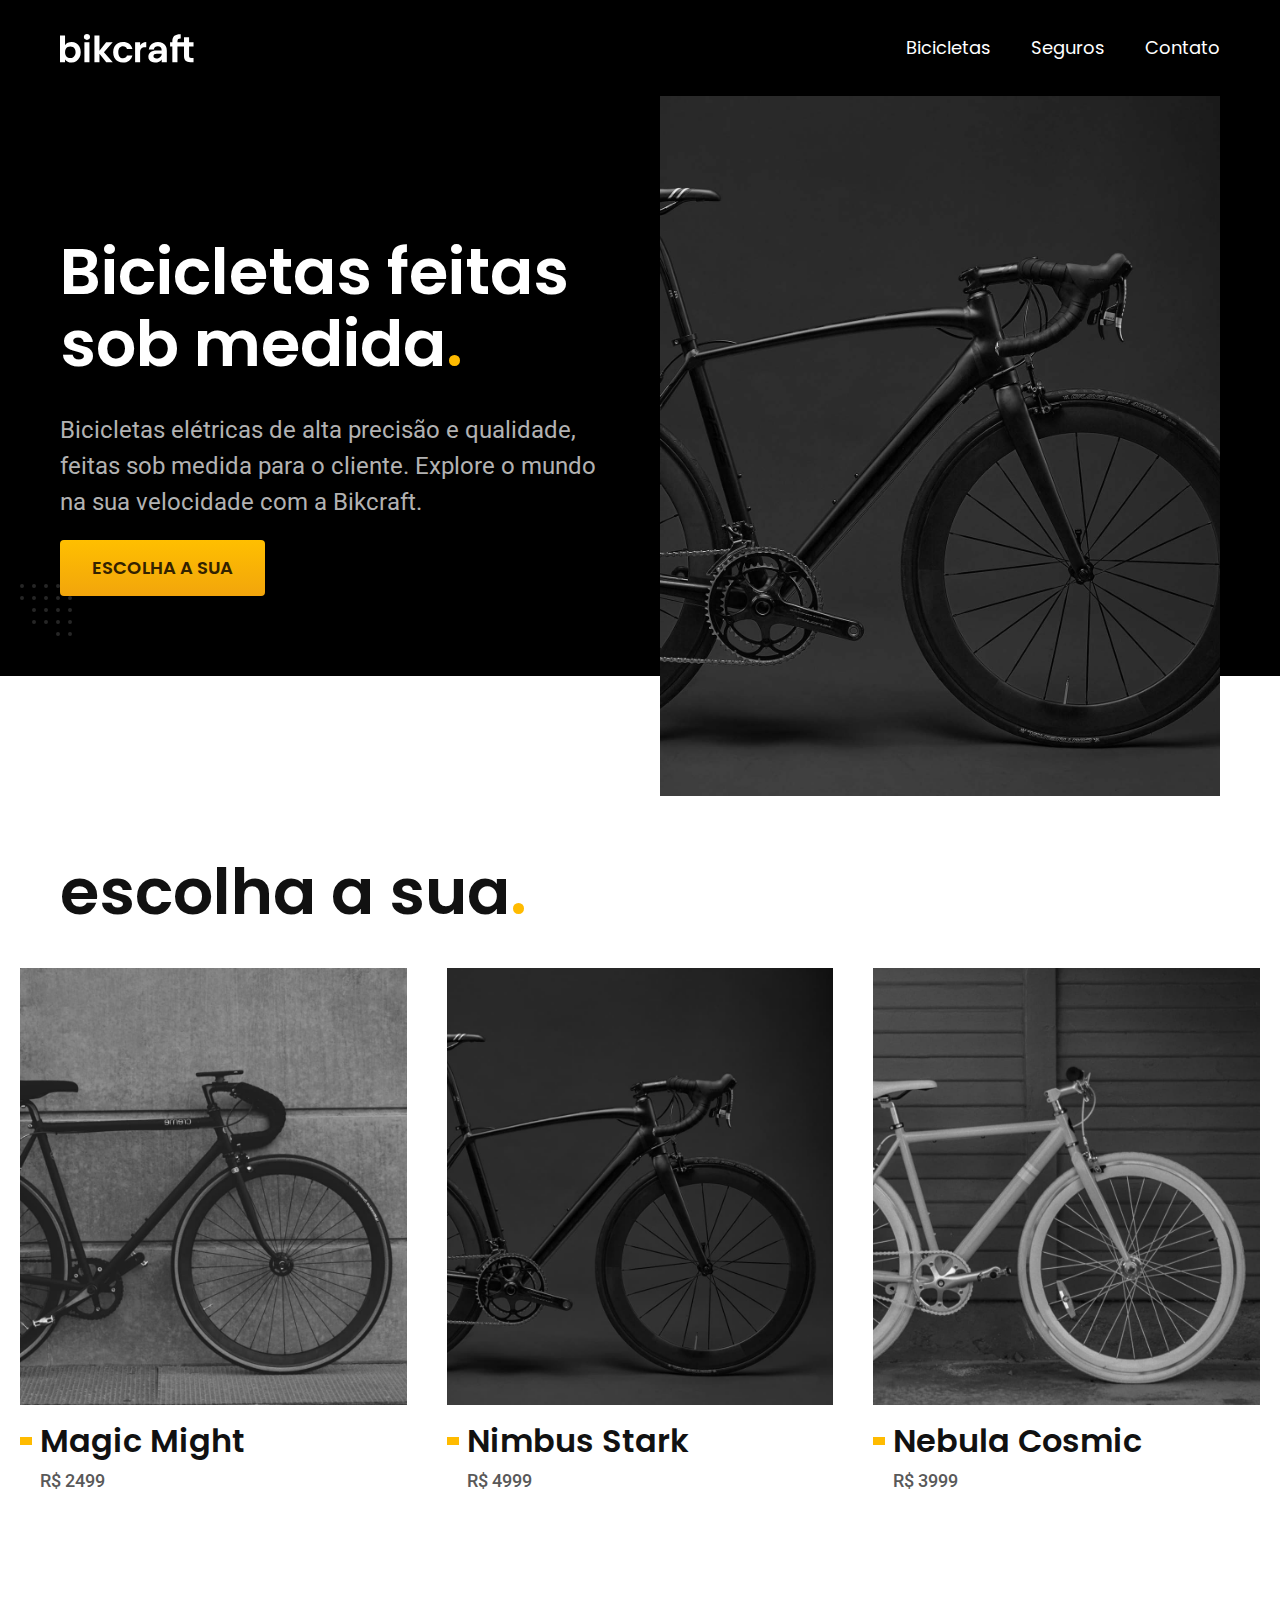
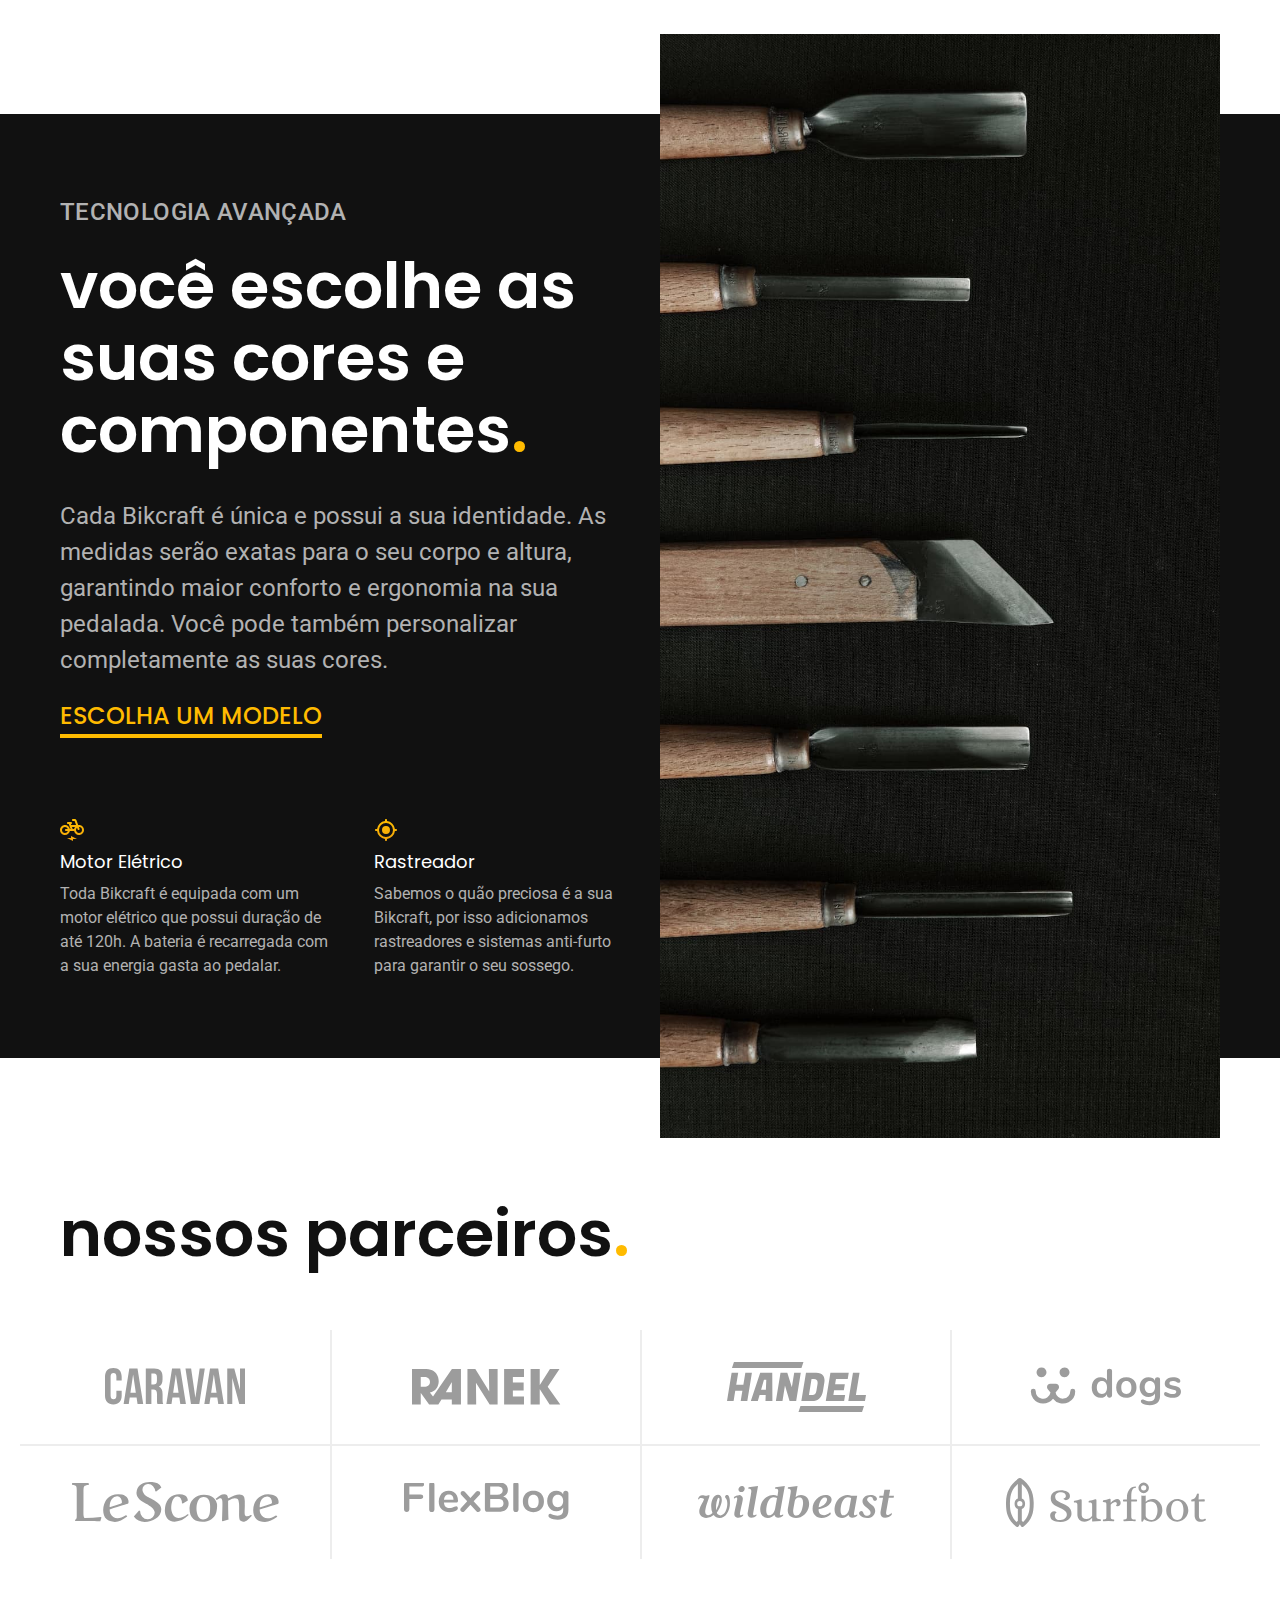
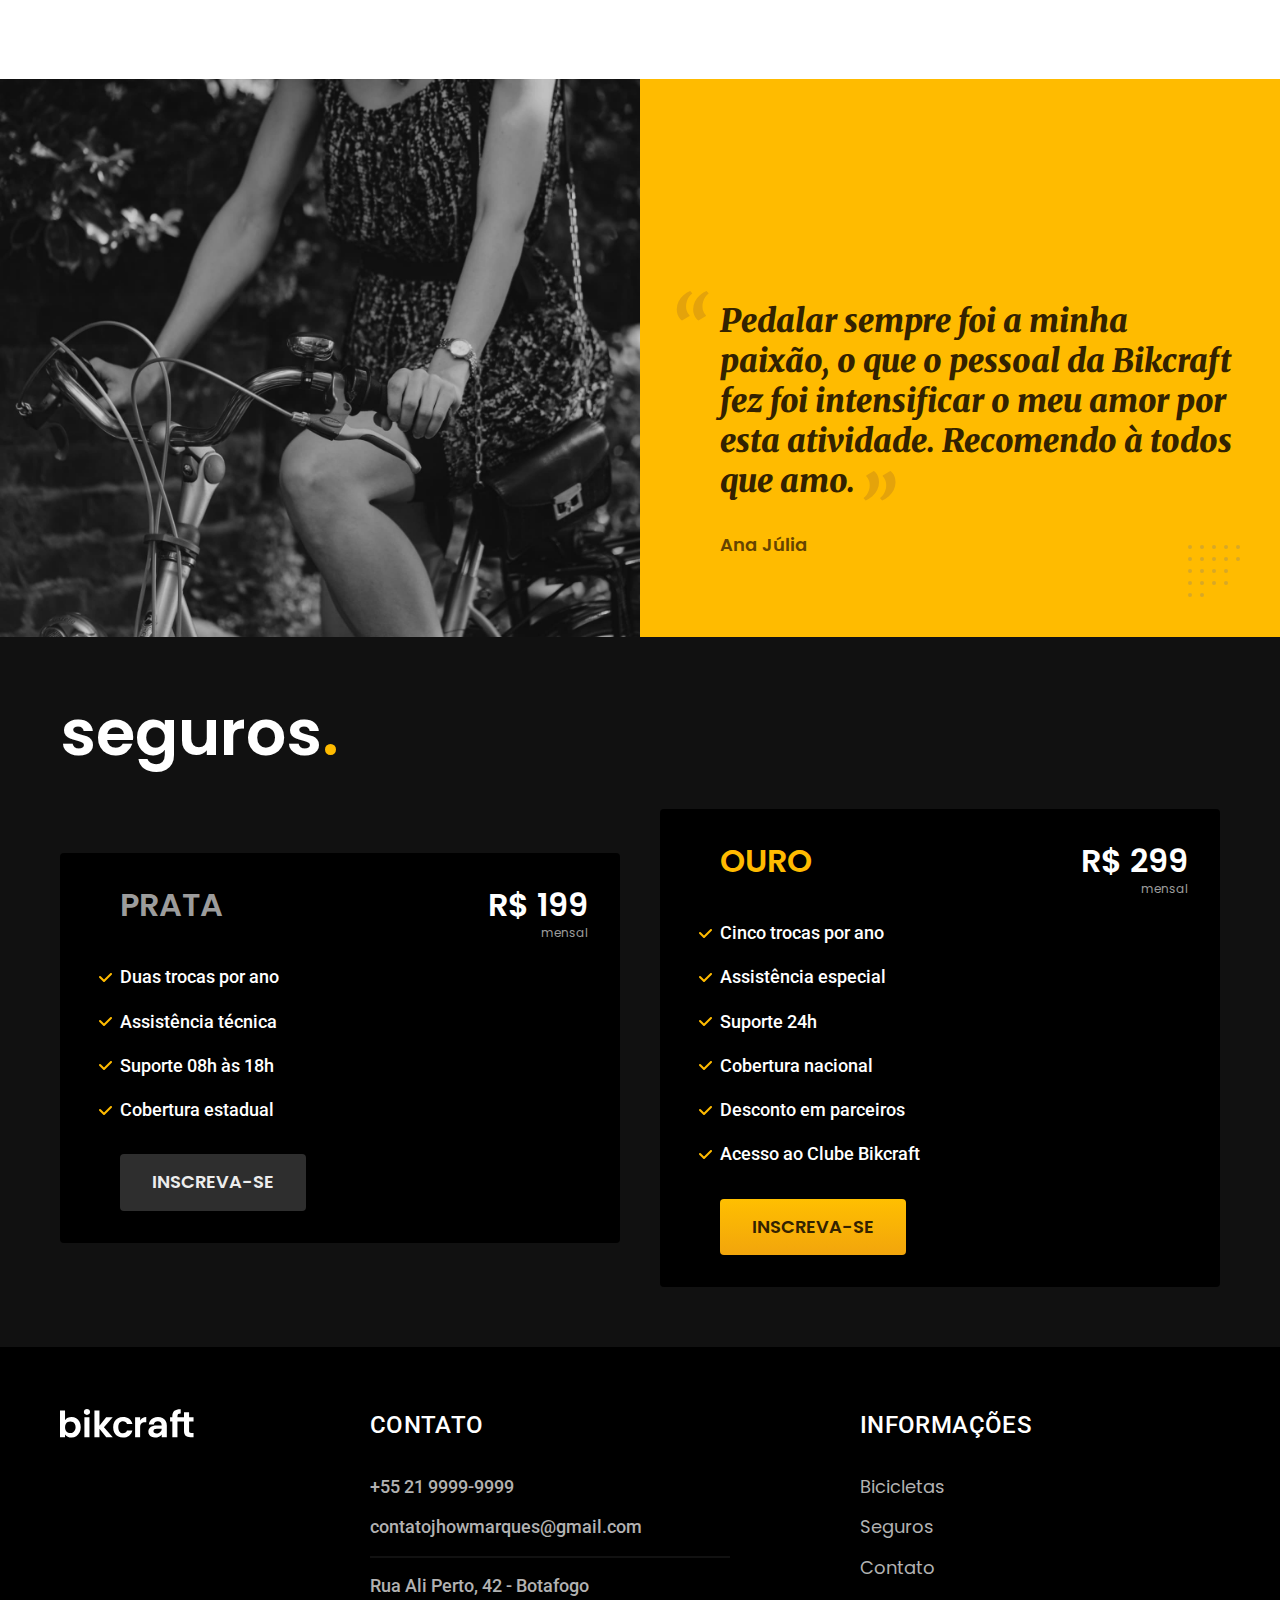
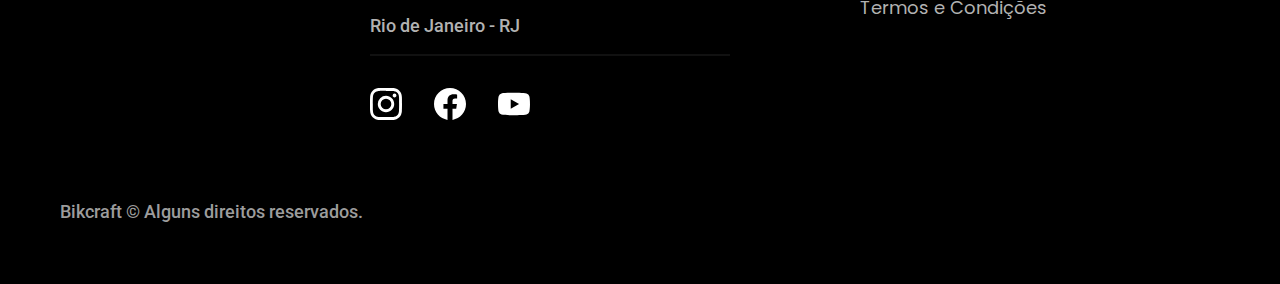
<file: index.html>
<!DOCTYPE html>
<html lang="pt-BR">

<head>
  <meta charset="UTF-8">
  <meta http-equiv="X-UA-Compatible" content="IE=edge">
  <meta name="viewport" content="width=device-width, initial-scale=1.0">
  <title>Bikcraft - Bicicletas Elétricas</title>
  <meta name="description" content="Bicicletas elétricas de alta precisão e qualidade,  feitas sob medida para o cliente. Explore o mundo na sua velocidade com a Bikcraft.">
  <link rel="icon" href="./favicon.svg" type="image/svg+xml">
  <link rel="preload" href="./css/style.min.css" as="style">
  <link rel="stylesheet" href="./css/style.min.css">

  <link rel="preconnect" href="https://fonts.googleapis.com">
  <link rel="preconnect" href="https://fonts.gstatic.com" crossorigin>
  <link href="https://fonts.googleapis.com/css2?family=Merriweather:ital,wght@1,900&family=Poppins:wght@400;600&family=Roboto:wght@400;500&display=swap" rel="stylesheet">

  <script>document.documentElement.classList.add('js')</script>
</head>

<body>
  <header class="header-bg">
    <div class="header container">
      <a href="./">
        <img src="./img/bikcraft.svg" width="136" height="32" alt="Bikcraft">
      </a>

      <nav aria-label="primaria">
        <ul class="header-menu font-1-m color-0">
          <li><a href="./bicicletas.html">Bicicletas</a></li>
          <li><a href="./seguros.html">Seguros</a></li>
          <li><a href="./contato.html">Contato</a></li>
        </ul>
      </nav>
    </div>
  </header>

  <main class="introduction-bg">
    <div class="introduction container">
      <div class="introduction-content">
        <h1 class="font-1-xxl color-0" data-anime="200">Bicicletas feitas
          sob medida<span class="color-p1">.</span></h1>
        <p class="font-2-l color-5" data-anime="400">Bicicletas elétricas de alta precisão e qualidade, feitas sob medida para o cliente. Explore o mundo na sua velocidade com a Bikcraft.</p>
        <a class="button" data-anime="600" href="./bicicletas.html">Escolha a sua</a>
      </div>
      <picture class="fadeInDown" data-anime="800">
        <source media="(max-width: 800px)" srcset="./img/bicicletas/nimbus.jpg">
        <img src="./img/fotos/introducao.jpg" width="1280" height="1600" alt="Bicicleta elétrica preta">
      </picture>
  </main>

  <article class="bikes-list">
    <h2 class="container font-1-xxl">escolha a sua<span class="color-p1">.</span> </h2>

    <ul>
      <li>
        <a href="./bicicletas/magic.html">
          <img src="./img/bicicletas/magic-home.jpg" width="920" height="1040" alt="Bicicleta Preta">
          <h3 class="font-1-xl">Magic Might</h3>
          <span class="font-2-m color-8">R$ 2499</span>
        </a>
      </li>

      <li>
        <a href="./bicicletas/nimbus.html">
          <img src="./img/bicicletas/nimbus-home.jpg" width="920" height="1040" alt="Bicicleta Preta">
          <h3 class="font-1-xl">Nimbus Stark</h3>
          <span class="font-2-m color-8">R$ 4999</span>
        </a>
      </li>

      <li>
        <a href="./bicicletas/nebula.html">
          <img src="./img/bicicletas/nebula-home.jpg" width="920" height="1040" alt="Bicicleta Preta">
          <h3 class="font-1-xl">Nebula Cosmic</h3>
          <span class="font-2-m color-8">R$ 3999</span>
        </a>
      </li>

    </ul>
  </article>

  <article class="technology-bg">
    <div class="technology container ">
      <div class="technology-content">
        <span class="font-2-l-b color-5">Tecnologia Avançada</span>
        <h2 class="font-1-xxl color-0">você escolhe as suas cores e componentes<span class="color-p1">.</span></h2>
        <p class="font-2-l color-5">Cada Bikcraft é única e possui a sua identidade. As medidas serão exatas para o seu corpo e altura, garantindo maior conforto e ergonomia na sua pedalada. Você pode também personalizar completamente as suas cores.</p>
        <a class="link" href="./bicicletas.html">Escolha um Modelo</a>

        <div class="technology-advantages">
          <div>
            <img src="./img/icones/eletrica.svg" width="24" height="24" alt="">
            <h3 class="font-1-m color-0">Motor Elétrico</h3>
            <p class="font-2-s color-5">Toda Bikcraft é equipada com um motor elétrico que possui duração de até 120h. A bateria é recarregada com a sua energia gasta ao pedalar.</p>
          </div>

          <div>
            <img src="./img/icones/rastreador.svg" width="24" height="24" alt="">
            <h3 class="font-1-m color-0">Rastreador</h3>
            <p class="font-2-s color-5">Sabemos o quão preciosa é a sua Bikcraft, por isso adicionamos rastreadores e sistemas anti-furto para garantir o seu sossego.</p>
          </div>
        </div>
      </div>

      <div class="technology-image">
        <img src="./img/fotos/tecnologia.jpg" width="1200" height="1920" alt="">
      </div>
    </div>
  </article>

  <section class="partners" aria-label="Nossos Parceiros">
    <h2 class="container font-1-xxl">nossos parceiros<span class="color-p1">.</span> </h2>
    <ul>
      <li><img src="./img/parceiros/caravan.svg" width="140" height="38" alt="caravan"></li>
      <li><img src="./img/parceiros/ranek.svg" width="149" height="36" alt="Ranek"></li>
      <li><img src="./img/parceiros/handel.svg" width="139" height="50" alt="Handel"></li>
      <li><img src="./img/parceiros/dogs.svg" width="152" height="39" alt="Dgos"></li>
      <li><img src="./img/parceiros/lescone.svg" width="208" height="41" alt="LeScone"></li>
      <li><img src="./img/parceiros/flexblog.svg" width="165" height="38" alt="FlexBlog"></li>
      <li><img src="./img/parceiros/wildbeast.svg" width="196" height="34" alt="Wildbeast"></li>
      <li><img src="./img/parceiros/surfbot.svg" width="200" height="49" alt="SurfBot"></li>
    </ul>
  </section>

  <section class="brief" aria-label="Depoimento">
    <div>
      <img src="./img/fotos/depoimento.jpg" width="1560" height="1360" alt="Pessoa pedalando uma bicicleta Bikcraft">
    </div>

    <div class="brief-content">
      <blockquote class="font-1-xl color-p5">
        <p>Pedalar sempre foi a minha paixão, o que o pessoal da Bikcraft fez foi intensificar o meu amor por esta atividade. Recomendo à todos que amo.</p>
      </blockquote>
      <span class="font-1-m-b color-p4">Ana Júlia</span>
    </div>
  </section>

  <article class="insurance-bg">
    <div class="insurance container">
      <h2 class="font-1-xxl color-0">seguros<span class="color-p1">.</span></h2>
      <div class="insurance-items">
        <h3 class="font-1-xl color-6">prata</h3>
        <span class="font-1-xl color-0">R$ 199 <span class="font-1-xs color-6">mensal</span> </span>

        <ul class="font-2-m color-0">
          <li>Duas trocas por ano</li>
          <li>Assistência técnica</li>
          <li>Suporte 08h às 18h</li>
          <li>Cobertura estadual</li>
        </ul>
        <a class="button button-two" href="./orcamento.html">Inscreva-se</a>
      </div>

      <div class="insurance-items">
        <h3 class="font-1-xl color-p1">ouro</h3>
        <span class="font-1-xl color-0">R$ 299 <span class="font-1-xs color-6">mensal</span> </span>

        <ul class="font-2-m color-0">
          <li>Cinco trocas por ano</li>
          <li>Assistência especial</li>
          <li>Suporte 24h</li>
          <li>Cobertura nacional</li>
          <li>Desconto em parceiros</li>
          <li>Acesso ao Clube Bikcraft</li>
        </ul>
        <a class="button" href="./orcamento.html">Inscreva-se</a>
      </div>
    </div>
  </article>

  <footer class="footer-bg">
    <div class="footer container">
      <img src="./img/bikcraft.svg" width="136" height="32" alt="Bikcraft">
      <div class="footer-contact">
        <h3 class="font-2-l-b color-0">Contato</h3>
        <ul class="font-2-m color-5">
          <li><a href="tel:+552199999999">+55 21 9999-9999</a></li>
          <li><a href="mailto:contatojhowmarques@gmail.com">contatojhowmarques@gmail.com</a></li>
          <li>Rua Ali Perto, 42 - Botafogo</li>
          <li>Rio de Janeiro - RJ</li>
        </ul>
        <div class="footer-networks">
          <a href="./">
            <img src="./img/redes/instagram.svg" width="32" height="32" alt="Instagram">
          </a>
          <a href="./">
            <img src="./img/redes/facebook.svg" width="32" height="32" alt="Facebook">
          </a>
          <a href="./">
            <img src="./img/redes/youtube.svg" width="32" height="32" alt="Youtube">
          </a>
        </div>
      </div>
      <div class="footer-information">
        <h3 class="font-2-l-b color-0">Informações</h3>
        <nav>
          <ul class="font-1-m color-5">
            <li><a href="./bicicletas.html">Bicicletas</a></li>
            <li><a href="./seguros.html">Seguros</a></li>
            <li><a href="./contato.html">Contato</a></li>
            <li><a href="./termos.html">Termos e Condições</a></li>
          </ul>
        </nav>
      </div>
      <p class="footer-copy font-2-m color-6">Bikcraft © Alguns direitos reservados.</p>
    </div>
  </footer>

  <script src="./js/plugins/simple-anime.js"></script>
  <script src="./js/script.js"></script>
</body>

</html>
</file>
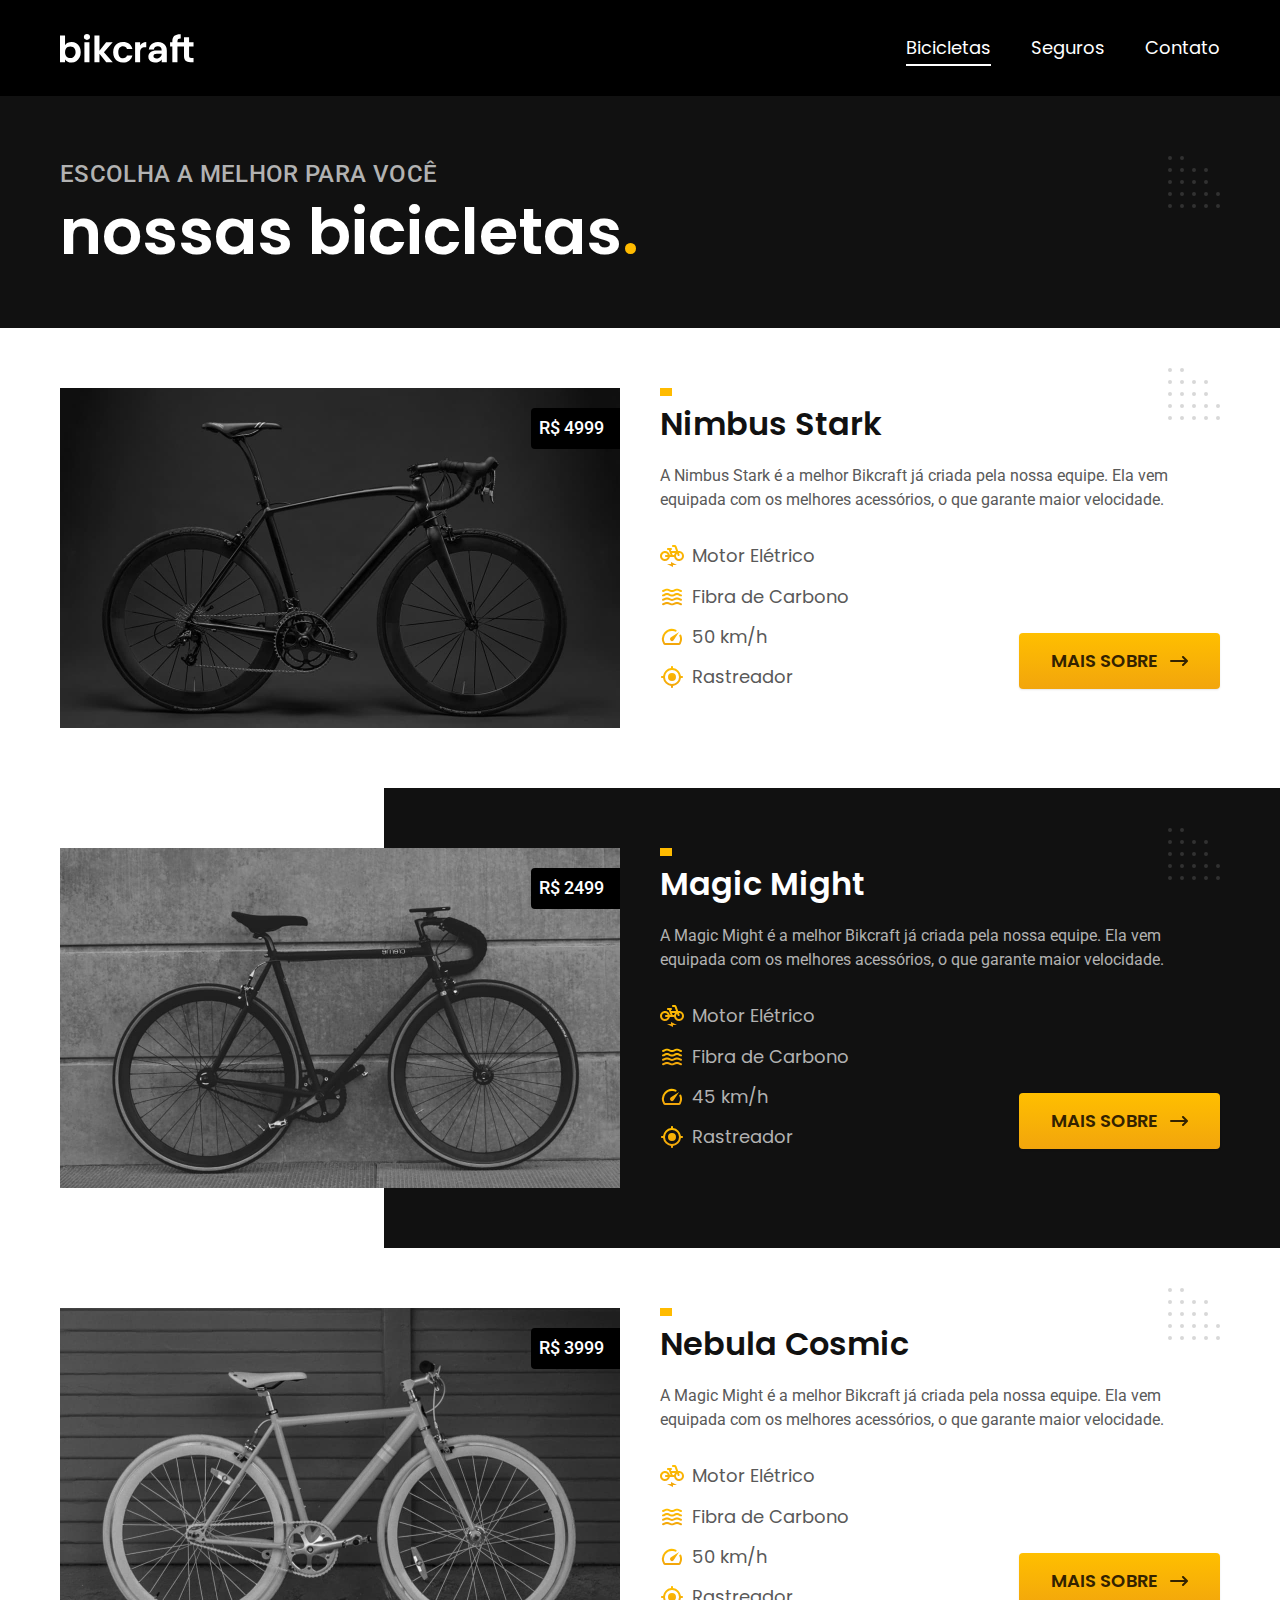
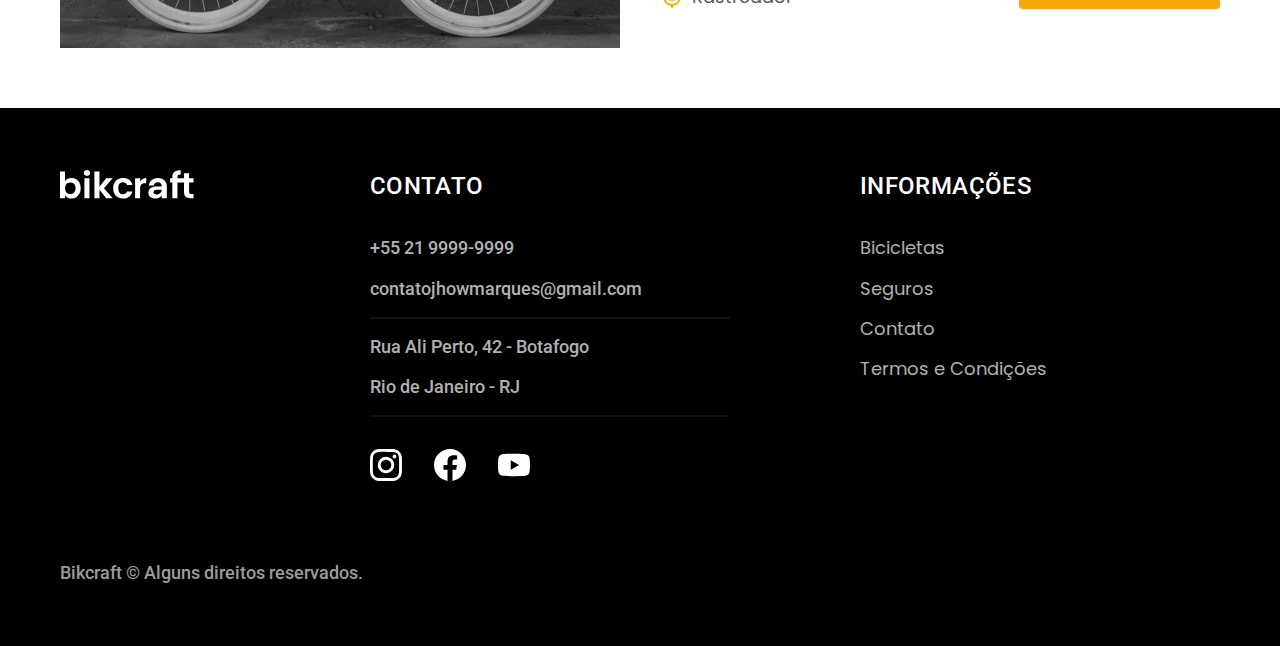
<file: bicicletas.html>
<!DOCTYPE html>
<html lang="pt-BR">

<head>
  <meta charset="UTF-8">
  <meta http-equiv="X-UA-Compatible" content="IE=edge">
  <meta name="viewport" content="width=device-width, initial-scale=1.0">
  <title>Bicicletas | Bikcraft</title>
  <meta name="description" content="Termos e Condições.">
  <link rel="icon" href="./favicon.svg" type="image/svg+xml">
  <link rel="preload" href="./css/style.min.css" as="style">
  <link rel="stylesheet" href="./css/style.min.css">

  <link rel="preconnect" href="https://fonts.googleapis.com">
  <link rel="preconnect" href="https://fonts.gstatic.com" crossorigin>
  <link href="https://fonts.googleapis.com/css2?family=Merriweather:ital,wght@1,900&family=Poppins:wght@400;600&family=Roboto:wght@400;500&display=swap" rel="stylesheet">
  <script>document.documentElement.classList.add('js')</script>
</head>

<body id="bikes">
  <header class="header-bg">
    <div class="header container">
      <a href="./">
        <img src="./img/bikcraft.svg" width="136" height="32" alt="Bikcraft">
      </a>

      <nav aria-label="primaria">
        <ul class="header-menu font-1-m color-0">
          <li><a href="./bicicletas.html">Bicicletas</a></li>
          <li><a href="./seguros.html">Seguros</a></li>
          <li><a href="./contato.html">Contato</a></li>
        </ul>
      </nav>
    </div>
  </header>

  <main>
    <div class="title-bg">
      <div class="title container">
        <p class="font-2-l-b color-5">Escolha a melhor para você</p>
        <h1 class="font-1-xxl color-0">nossas bicicletas<span class="color-p1">.</span></h1>
      </div>
    </div>


    <div class="bikes container">
      <div class="bikes-image">
        <img src="./img/bicicletas/nimbus.jpg" class="fadeInLeft" data-anime="200" width="1120" height="680" alt="Bicicleta preta">
        <span class="font-2-m color-0 fadeInLeft" data-anime="200">R$ 4999</span>
      </div>
      <div class="bikes-content">
        <h2 class="font-1-xl">Nimbus Stark</h2>
        <p class="font-2-s color-8">A Nimbus Stark é a melhor Bikcraft já criada pela nossa equipe. Ela vem equipada com os melhores acessórios, o que garante maior velocidade.</p>
        <ul class="font-1-m color-8">
          <li>
            <img src="./img/icones/eletrica.svg" width="32" height="32" alt="">
            Motor Elétrico
          </li>
          <li>
            <img src="./img/icones/carbono.svg" width="32" height="32" alt="">
            Fibra de Carbono
          </li>
          <li>
            <img src="./img/icones/velocidade.svg" width="32" height="32" alt="">
            50 km/h
          </li>
          <li>
            <img src="./img/icones/rastreador.svg" width="32" height="32" alt="">
            Rastreador
          </li>
        </ul>
        <a class="button arrow" href="./bicicletas/nimbus.html"> Mais Sobre</a>
      </div>
    </div>


    <div class="bikes-bg">
      <div class="bikes container">
        <div class="bikes-image">
          <img src="./img/bicicletas/magic.jpg" class="fadeInLeft" data-anime="400" width="1120" height="680" alt="Bicicleta preta">
          <span class="font-2-m color-0 fadeInLeft" data-anime="400">R$ 2499</span>
        </div>
        <div class="bikes-content">
          <h2 class="font-1-xl color-0">Magic Might</h2>
          <p class="font-2-s color-5">A Magic Might é a melhor Bikcraft já criada pela nossa equipe. Ela vem equipada com os melhores acessórios, o que garante maior velocidade.</p>
          <ul class="font-1-m color-5">
            <li>
              <img src="./img/icones/eletrica.svg" width="32" height="32" alt="">
              Motor Elétrico
            </li>
            <li>
              <img src="./img/icones/carbono.svg" width="32" height="32" alt="">
              Fibra de Carbono
            </li>
            <li>
              <img src="./img/icones/velocidade.svg" width="32" height="32" alt="">
              45 km/h
            </li>
            <li>
              <img src="./img/icones/rastreador.svg" width="32" height="32" alt="">
              Rastreador
            </li>
          </ul>
          <a class="button arrow" href="./bicicletas/magic.html"> Mais Sobre</a>
        </div>
      </div>
    </div>


    <div class="bikes container">
      <div class="bikes-image">
        <img src="./img/bicicletas/nebula.jpg" class="fadeInLeft" data-anime="600" width="1120" height="680" alt="Bicicleta preta">
        <span class="font-2-m color-0 fadeInLeft" data-anime="600">R$ 3999</span>
      </div>
      <div class="bikes-content">
        <h2 class="font-1-xl">Nebula Cosmic</h2>
        <p class="font-2-s color-8">A Magic Might é a melhor Bikcraft já criada pela nossa equipe. Ela vem equipada com os melhores acessórios, o que garante maior velocidade.</p>
        <ul class="font-1-m color-8">
          <li>
            <img src="./img/icones/eletrica.svg" width="32" height="32" alt="">
            Motor Elétrico
          </li>
          <li>
            <img src="./img/icones/carbono.svg" width="32" height="32" alt="">
            Fibra de Carbono
          </li>
          <li>
            <img src="./img/icones/velocidade.svg" width="32" height="32" alt="">
            50 km/h
          </li>
          <li>
            <img src="./img/icones/rastreador.svg" width="32" height="32" alt="">
            Rastreador
          </li>
        </ul>
        <a class="button arrow" href="./bicicletas/nebula.html"> Mais Sobre</a>
      </div>
    </div>

  </main>

  <footer class="footer-bg">
    <div class="footer container">
      <img src="./img/bikcraft.svg" width="136" height="32" alt="Bikcraft">
      <div class="footer-contact">
        <h3 class="font-2-l-b color-0">Contato</h3>
        <ul class="font-2-m color-5">
          <li><a href="tel:+552199999999">+55 21 9999-9999</a></li>
          <li><a href="mailto:contatojhowmarques@gmail.com">contatojhowmarques@gmail.com</a></li>
          <li>Rua Ali Perto, 42 - Botafogo</li>
          <li>Rio de Janeiro - RJ</li>
        </ul>
        <div class="footer-networks">
          <a href="./">
            <img src="./img/redes/instagram.svg" width="32" height="32" alt="Instagram">
          </a>
          <a href="./">
            <img src="./img/redes/facebook.svg" width="32" height="32" alt="Facebook">
          </a>
          <a href="./">
            <img src="./img/redes/youtube.svg" width="32" height="32" alt="Youtube">
          </a>
        </div>
      </div>
      <div class="footer-information">
        <h3 class="font-2-l-b color-0">Informações</h3>
        <nav>
          <ul class="font-1-m color-5">
            <li><a href="./bicicletas.html">Bicicletas</a></li>
            <li><a href="./seguros.html">Seguros</a></li>
            <li><a href="./contato.html">Contato</a></li>
            <li><a href="./termos.html">Termos e Condições</a></li>
          </ul>
        </nav>
      </div>
      <p class="footer-copy font-2-m color-6">Bikcraft © Alguns direitos reservados.</p>
    </div>
  </footer>

  <script src="./js/plugins/simple-anime.js"></script>
  <script src="./js/script.js"></script>
</body>

</html>
</file>
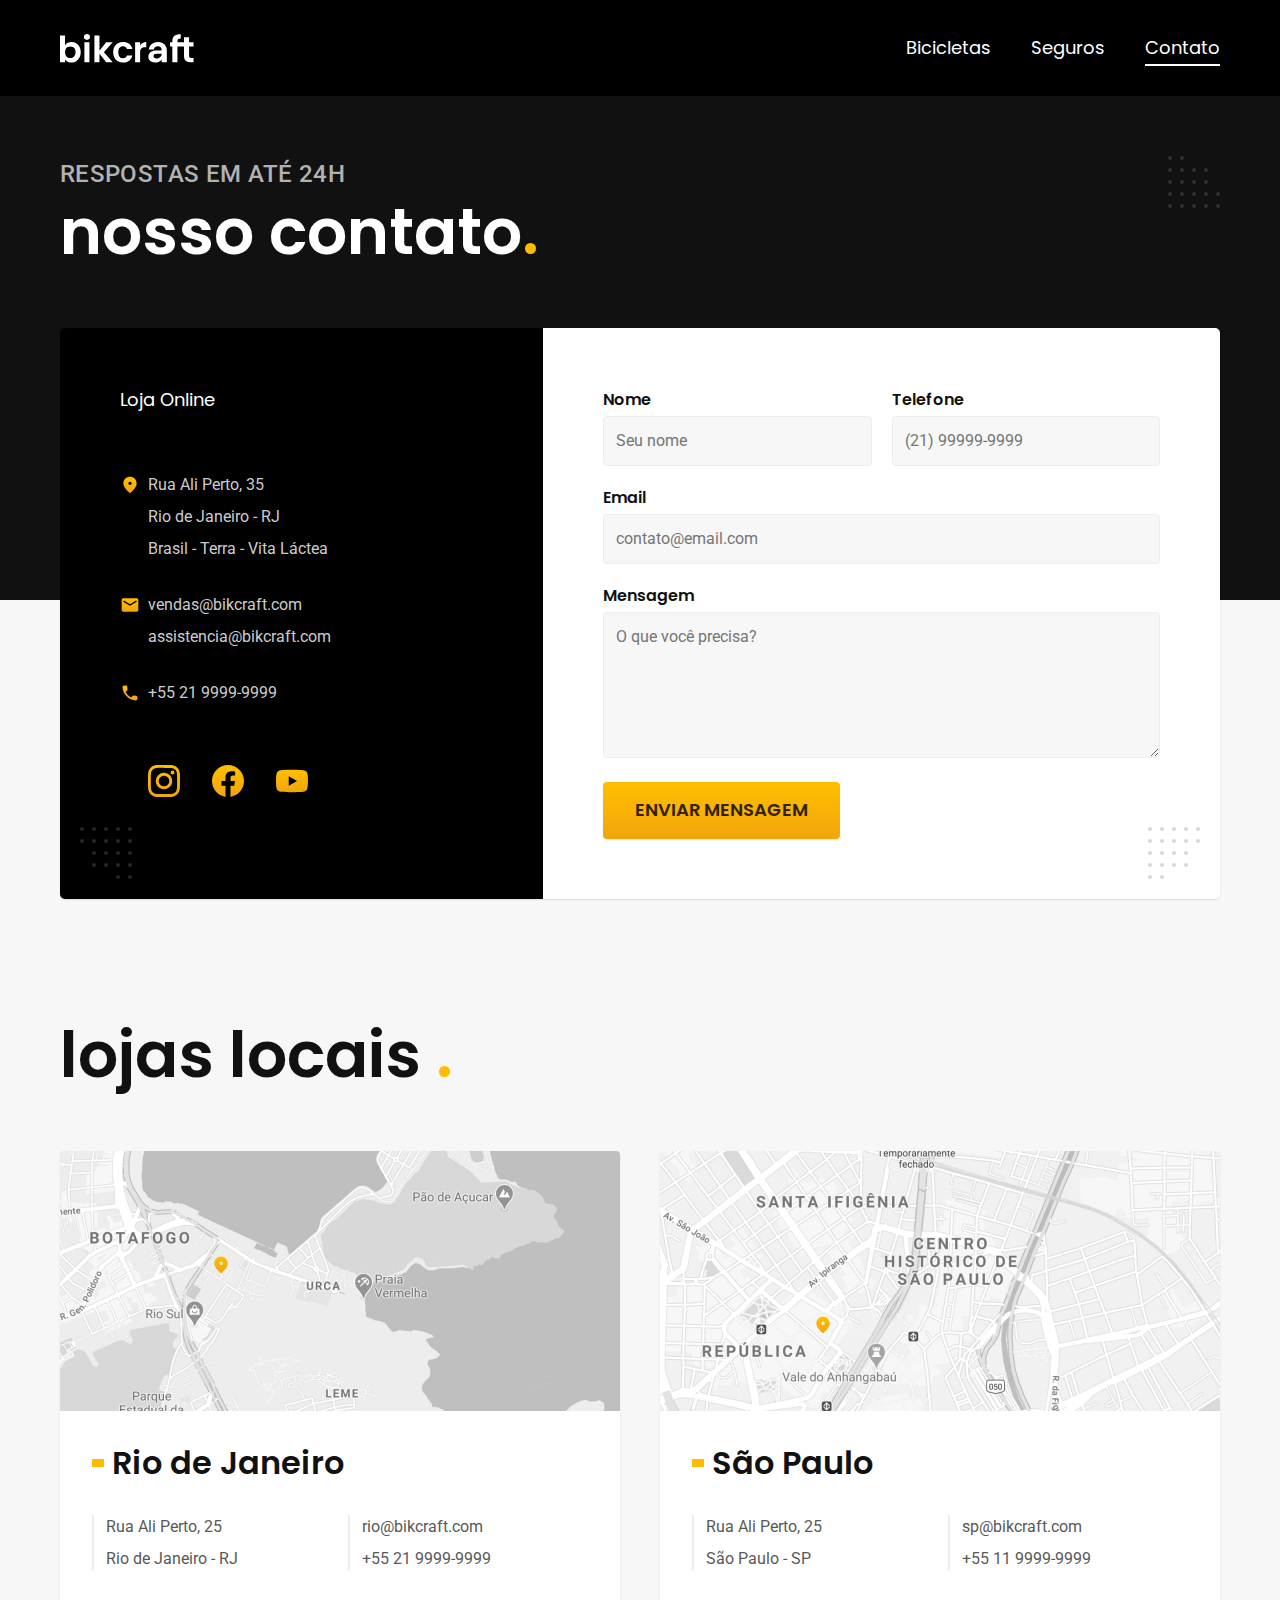
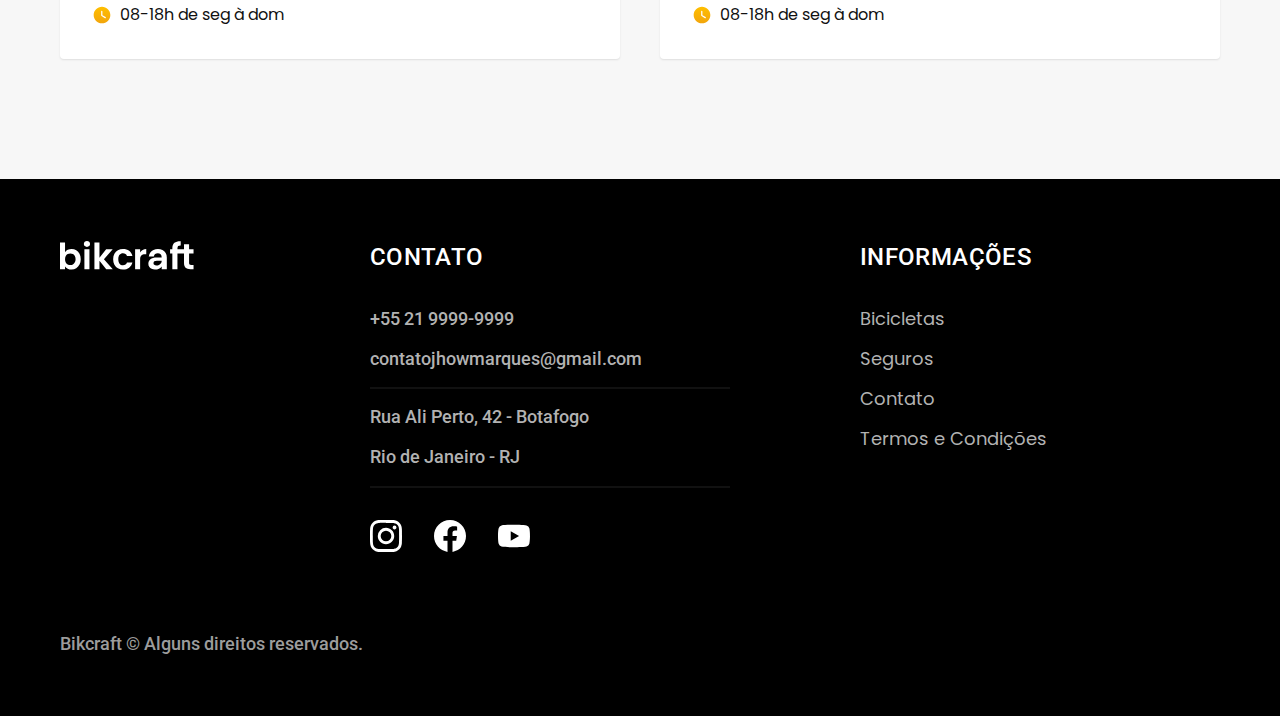
<file: contato.html>
<!DOCTYPE html>
<html lang="pt-BR">

<head>
  <meta charset="UTF-8">
  <meta http-equiv="X-UA-Compatible" content="IE=edge">
  <meta name="viewport" content="width=device-width, initial-scale=1.0">
  <title>Contato | Bikcraft</title>
  <meta name="description" content="Termos e Condições.">
  <link rel="icon" href="./favicon.svg" type="image/svg+xml">
  <link rel="preload" href="./css/style.min.css" as="style">
  <link rel="stylesheet" href="./css/style.min.css">

  <link rel="preconnect" href="https://fonts.googleapis.com">
  <link rel="preconnect" href="https://fonts.gstatic.com" crossorigin>
  <link href="https://fonts.googleapis.com/css2?family=Merriweather:ital,wght@1,900&family=Poppins:wght@400;600&family=Roboto:wght@400;500&display=swap" rel="stylesheet">
  <script>document.documentElement.classList.add('js')</script>
</head>

<body id="contact">
  <header class="header-bg">
    <div class="header container">
      <a href="./">
        <img src="./img/bikcraft.svg" width="136" height="32" alt="Bikcraft">
      </a>

      <nav aria-label="primaria">
        <ul class="header-menu font-1-m color-0">
          <li><a href="./bicicletas.html">Bicicletas</a></li>
          <li><a href="./seguros.html">Seguros</a></li>
          <li><a href="./contato.html">Contato</a></li>
        </ul>
      </nav>
    </div>
  </header>

  <main>
    <div class="title-bg">
      <div class="title container">
        <p class="font-2-l-b color-5">respostas em até 24h</p>
        <h1 class="font-1-xxl color-0">nosso contato<span class="color-p1">.</span></h1>
      </div>
    </div>

    <div class="contact container">
      <section class="contact-details" aria-label="Endereço">
        <h2 class="font-1-m color-0">Loja Online</h2>
        <div class="contact-address font-2-s color-4">
          <p>Rua Ali Perto, 35</p>
          <p>Rio de Janeiro - RJ</p>
          <p>Brasil - Terra - Vita Láctea</p>
        </div>
        <address class="means-of-contact font-2-s color-4">
          <a href="mailto:vendas@bikcraft.com">vendas@bikcraft.com</a>
          <a href="assistencia@bikcraft.com">assistencia@bikcraft.com</a>
          <a href="tel:+552199999999">+55 21 9999-9999</a>
        </address>
        <div class="contact-networks">
          <a href="./">
            <img src="./img/redes/instagram-p.svg" width="32" height="32" alt="Instagram">
          </a>
          <a href="./">
            <img src="./img/redes/facebook-p.svg" width="32" height="32" alt="Facebook">
          </a>
          <a href="./">
            <img src="./img/redes/youtube-p.svg" width="32" height="32" alt="Youtube">
          </a>
        </div>
      </section>

      <section class="contact-form" aria-label="Formulário">
        <form class="form" action="./contato.html">
          <div>
            <label for="nome">Nome</label>
            <input type="text" id="nome" name="nome" placeholder="Seu nome">
          </div>

          <div>
            <label for="telefone">Telefone</label>
            <input type="text" id="telefone" name="telefone" placeholder="(21) 99999-9999">
          </div>

          <div class="column-2">
            <label for="email">Email</label>
            <input type="email" id="email" name="email" placeholder="contato@email.com">
          </div>

          <div class="column-2">
            <label for="mensagem">Mensagem</label>
            <textarea rows="5" id="mensagem" name="mensagem" placeholder="O que você precisa?"></textarea>
          </div>
          <button class="button column-2">Enviar Mensagem</button>
        </form>
      </section>
    </div>
  </main>

  <article class="shop container">
    <h2 class="font-1-xxl">lojas locais <span class="color-p1">.</span></h2>
    <div class="shop-items">
      <img src="./img/lojas/rj.jpg" width="1120" height="520" alt="mapa marcando o endereço em Rua ali Perto, 25 Rio de Janeiro - RJ">

      <div class="shop-content">
        <h3 class="font-1-xl">Rio de Janeiro</h3>
        <div class="shop-info font-2-s color-8">
          <p>Rua Ali Perto, 25</p>
          <p>Rio de Janeiro - RJ</p>
        </div>
        <div class="shop-info font-2-s color-8">
          <a href="rio@bikcraft.com">rio@bikcraft.com</a>
          <a href="tel:+552199999999">+55 21 9999-9999</a>
        </div>
        <p class="shop-time font-1-s"><img src="./img/icones/horario.svg" width="20" height="20" alt="">08-18h de seg à dom</p>
      </div>
    </div>

    <div class="shop-items">
      <img src="./img/lojas/sp.jpg" width="1120" height="520" alt="mapa marcando o endereço em Rua ali Perto, 25 São Paulo - SP">

      <div class="shop-content">
        <h3 class="font-1-xl">São Paulo</h3>
        <div class="shop-info font-2-s color-8">
          <p>Rua Ali Perto, 25</p>
          <p>São Paulo - SP</p>
        </div>
        <div class="shop-info font-2-s color-8">
          <a href="sp@bikcraft.com">sp@bikcraft.com</a>
          <a href="tel:+552199999999">+55 11 9999-9999</a>
        </div>
        <p class="shop-time font-1-s"><img src="./img/icones/horario.svg" width="20" height="20" alt="">08-18h de seg à dom</p>
      </div>
    </div>
  </article>

  <footer class="footer-bg">
    <div class="footer container">
      <img src="./img/bikcraft.svg" width="136" height="32" alt="Bikcraft">
      <div class="footer-contact">
        <h3 class="font-2-l-b color-0">Contato</h3>
        <ul class="font-2-m color-5">
          <li><a href="tel:+552199999999">+55 21 9999-9999</a></li>
          <li><a href="mailto:contatojhowmarques@gmail.com">contatojhowmarques@gmail.com</a></li>
          <li>Rua Ali Perto, 42 - Botafogo</li>
          <li>Rio de Janeiro - RJ</li>
        </ul>
        <div class="footer-networks">
          <a href="./">
            <img src="./img/redes/instagram.svg" width="32" height="32" alt="Instagram">
          </a>
          <a href="./">
            <img src="./img/redes/facebook.svg" width="32" height="32" alt="Facebook">
          </a>
          <a href="./">
            <img src="./img/redes/youtube.svg" width="32" height="32" alt="Youtube">
          </a>
        </div>
      </div>
      <div class="footer-information">
        <h3 class="font-2-l-b color-0">Informações</h3>
        <nav>
          <ul class="font-1-m color-5">
            <li><a href="./bicicletas.html">Bicicletas</a></li>
            <li><a href="./seguros.html">Seguros</a></li>
            <li><a href="./contato.html">Contato</a></li>
            <li><a href="./termos.html">Termos e Condições</a></li>
          </ul>
        </nav>
      </div>
      <p class="footer-copy font-2-m color-6">Bikcraft © Alguns direitos reservados.</p>
    </div>
  </footer>

  <script src="./js/script.js"></script>
</body>

</html>
</file>
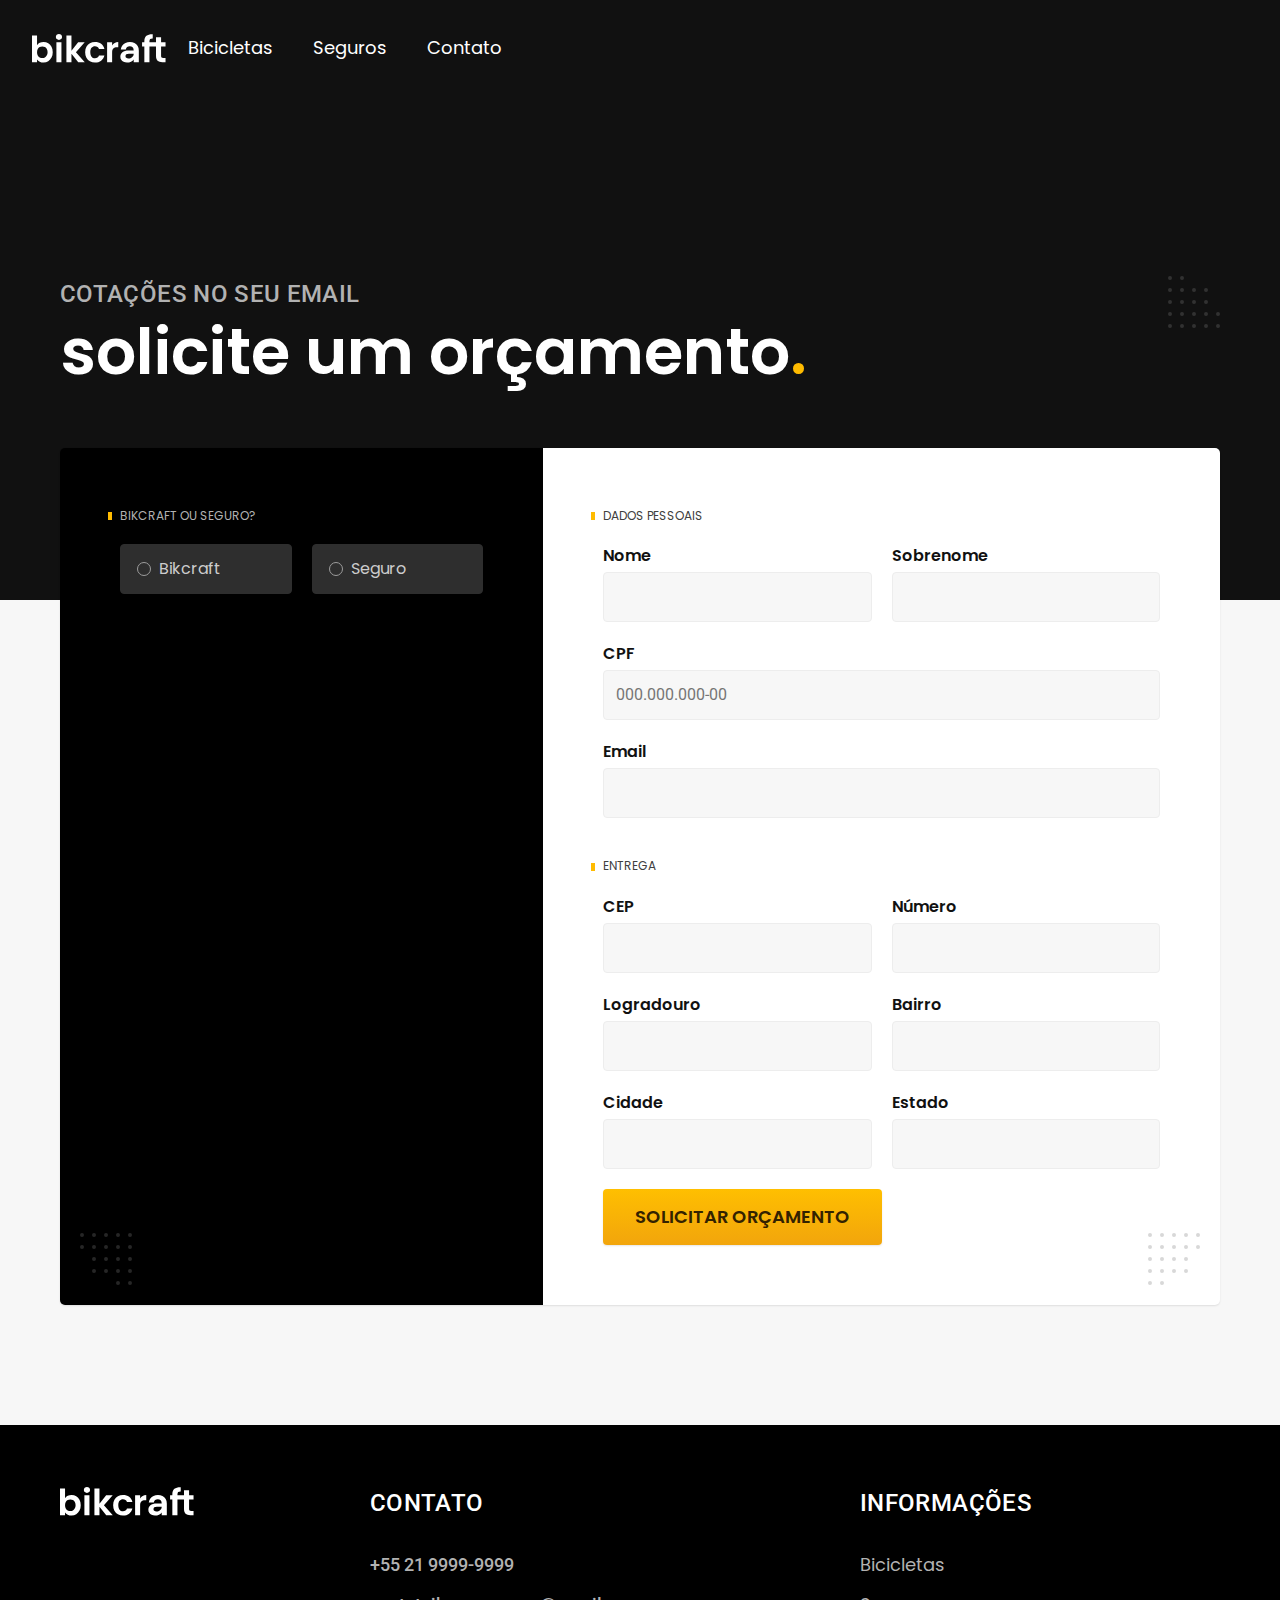
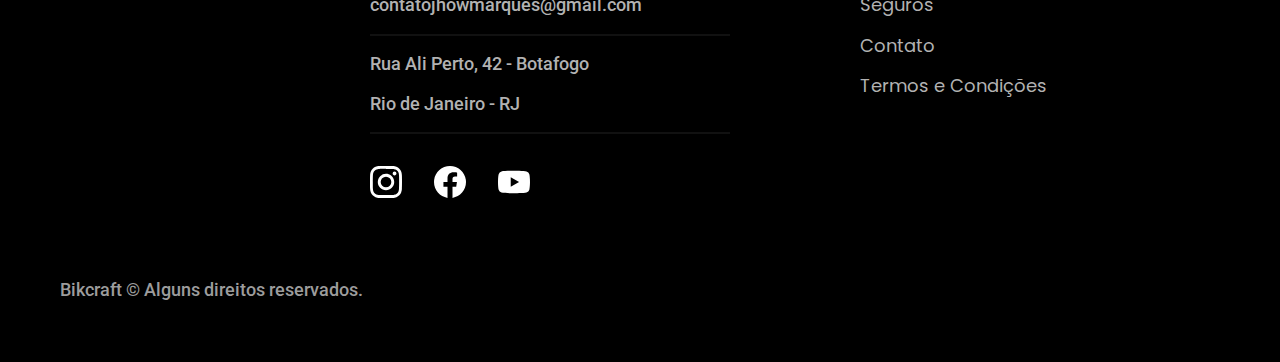
<file: orcamento.html>
<!DOCTYPE html>
<html lang="pt-BR">

<head>
  <meta charset="UTF-8">
  <meta http-equiv="X-UA-Compatible" content="IE=edge">
  <meta name="viewport" content="width=device-width, initial-scale=1.0">
  <title>Orçamento | Bikcraft</title>
  <meta name="description" content="Faça seu orçamento.">
  <link rel="icon" href="./favicon.svg" type="image/svg+xml">
  <link rel="preload" href="./css/style.min.css" as="style">
  <link rel="stylesheet" href="./css/style.min.css">

  <link rel="preconnect" href="https://fonts.googleapis.com">
  <link rel="preconnect" href="https://fonts.gstatic.com" crossorigin>
  <link href="https://fonts.googleapis.com/css2?family=Merriweather:ital,wght@1,900&family=Poppins:wght@400;600&family=Roboto:wght@400;500&display=swap" rel="stylesheet">
  <script>document.documentElement.classList.add('js')</script>
</head>

<body id="budget">
  <header class="budget">
    <div class="header container">
      <a href="./">
        <img src="./img/bikcraft.svg" width="136" height="32" alt="Bikcraft">
      </a>

      <nav aria-label="primaria">
        <ul class="header-menu font-1-m color-0">
          <li><a href="./bicicletas.html">Bicicletas</a></li>
          <li><a href="./seguros.html">Seguros</a></li>
          <li><a href="./contato.html">Contato</a></li>
        </ul>
      </nav>
    </div>
  </header>

  <main>
    <div class="title-bg">
      <div class="title container">
        <p class="font-2-l-b color-5">Cotações no seu email</p>
        <h1 class="font-1-xxl color-0">solicite um orçamento<span class="color-p1">.</span></h1>
      </div>
    </div>

    <form class="budget container" action="./">
      <div class="budget-product">
        <h2 class="font-1-xs color-5">bikcraft ou seguro?</h2>

        <input type="radio" name="tipo" value="bikcraft" id="bikcraft">
        <label for="bikcraft">Bikcraft</label>

        <input type="radio" name="tipo" value="insurance" id="insurance">
        <label for="insurance">Seguro</label>

        <div class="budget-content" id="budget-bikcraft">
          <h2 class="font-1-s color-5">Escolha a sua</h2>

          <input type="radio" name="produto" value="nimbus" id="nimbus">
          <label for="nimbus">Nimbus Stark <span>R$ 4999</span></label>
          <div class="budget-details">
            <ul class="font-1-xs color-8">
              <li><img src="./img/icones/eletrica.svg" width="32" height="32" alt=""> Motor Elétrico</li>
              <li><img src="./img/icones/carbono.svg" width="32" height="32" alt=""> Fibra de Carbono</li>
              <li><img src="./img/icones/velocidade.svg" width="32" height="32" alt=""> 50 km/h</li>
              <li><img src="./img/icones/rastreador.svg" width="32" height="32" alt=""> Rastreador</li>
            </ul>
            <img src="./img/bicicletas/nimbus.jpg" width="1120" height="680" alt="Bicicleta preta">
          </div>

          <input type="radio" name="produto" value="magic" id="magic">
          <label for="magic">Magic Might <span>R$ 2499</span></label>
          <div class="budget-details">
            <ul class="font-1-xs color-8">
              <li><img src="./img/icones/eletrica.svg" width="32" height="32" alt=""> Motor Elétrico</li>
              <li><img src="./img/icones/carbono.svg" width="32" height="32" alt=""> Fibra de Carbono</li>
              <li><img src="./img/icones/velocidade.svg" width="32" height="32" alt=""> 45 km/h</li>
              <li><img src="./img/icones/rastreador.svg" width="32" height="32" alt=""> Rastreador</li>
            </ul>
            <img src="./img/bicicletas/magic.jpg" width="1120" height="680" alt="Bicicleta preta">
          </div>

          <input type="radio" name="produto" value="nebula" id="nebula">
          <label for="nebula">Nebula Cosmic <span>R$ 3999</span></label>
          <div class="budget-details">
            <ul class="font-1-xs color-8">
              <li><img src="./img/icones/eletrica.svg" width="32" height="32" alt=""> Motor Elétrico</li>
              <li><img src="./img/icones/carbono.svg" width="32" height="32" alt=""> Fibra de Carbono</li>
              <li><img src="./img/icones/velocidade.svg" width="32" height="32" alt=""> 40 km/h</li>
              <li><img src="./img/icones/rastreador.svg" width="32" height="32" alt=""> Rastreador</li>
            </ul>
            <img src="./img/bicicletas/nebula.jpg" width="1120" height="680" alt="Bicicleta Branca">
          </div>
        </div>

        <div class="budget-content" id="budget-insurance">
          <h2 class="font-1-s color-5">Escolha o plano</h2>

          <input type="radio" name="produto" value="prata" id="prata">
          <label for="prata">Prata<span>R$ 199</span></label>

          <input type="radio" name="produto" value="ouro" id="ouro">
          <label for="ouro">Ouro<span>R$ 299</span></label>
        </div>

      </div>
      <div class="budget-info form">
        <h2 class="font-1-xs color-9 column-2">dados pessoais</h2>
        <div>
          <label for="nome">Nome</label>
          <input type="text" id="nome" name="nome">
        </div>

        <div>
          <label for="sobrenome">Sobrenome</label>
          <input type="text" id="sobrenome" name="sobrenome">
        </div>

        <div class="column-2">
          <label for="cpf">CPF</label>
          <input type="text" id="cpf" name="cpf" placeholder="000.000.000-00">
        </div>

        <div class="column-2">
          <label for="email">Email</label>
          <input type="email" id="email" name="email">
        </div>
        <h2 class="font-1-xs color-9 column-2">Entrega</h2>

        <div>
          <label for="cep">CEP</label>
          <input type="text" id="cep" name="cep">
        </div>

        <div>
          <label for="numero">Número</label>
          <input type="text" id="numero" name="numero">
        </div>

        <div>
          <label for="logradouro">Logradouro</label>
          <input type="text" id="logradouro" name="logradouro">
        </div>

        <div>
          <label for="bairro">Bairro</label>
          <input type="text" id="bairro" name="bairro">
        </div>

        <div>
          <label for="cidade">Cidade</label>
          <input type="text" id="cidade" name="cidade">
        </div>

        <div>
          <label for="estado">Estado</label>
          <input type="text" id="estado" name="estado">
        </div>
        <button class="button column-2">Solicitar Orçamento</button>
      </div>
    </form>
  </main>

  <footer class="footer-bg">
    <div class="footer container">
      <img src="./img/bikcraft.svg" width="136" height="32" alt="Bikcraft">
      <div class="footer-contact">
        <h3 class="font-2-l-b color-0">Contato</h3>
        <ul class="font-2-m color-5">
          <li><a href="tel:+552199999999">+55 21 9999-9999</a></li>
          <li><a href="mailto:contatojhowmarques@gmail.com">contatojhowmarques@gmail.com</a></li>
          <li>Rua Ali Perto, 42 - Botafogo</li>
          <li>Rio de Janeiro - RJ</li>
        </ul>
        <div class="footer-networks">
          <a href="./">
            <img src="./img/redes/instagram.svg" width="32" height="32" alt="Instagram">
          </a>
          <a href="./">
            <img src="./img/redes/facebook.svg" width="32" height="32" alt="Facebook">
          </a>
          <a href="./">
            <img src="./img/redes/youtube.svg" width="32" height="32" alt="Youtube">
          </a>
        </div>
      </div>
      <div class="footer-information">
        <h3 class="font-2-l-b color-0">Informações</h3>
        <nav>
          <ul class="font-1-m color-5">
            <li><a href="./bicicletas.html">Bicicletas</a></li>
            <li><a href="./seguros.html">Seguros</a></li>
            <li><a href="./contato.html">Contato</a></li>
            <li><a href="./termos.html">Termos e Condições</a></li>
          </ul>
        </nav>
      </div>
      <p class="footer-copy font-2-m color-6">Bikcraft © Alguns direitos reservados.</p>
    </div>
  </footer>

  <script src="./js/script.js"></script>
</body>

</html>
</file>
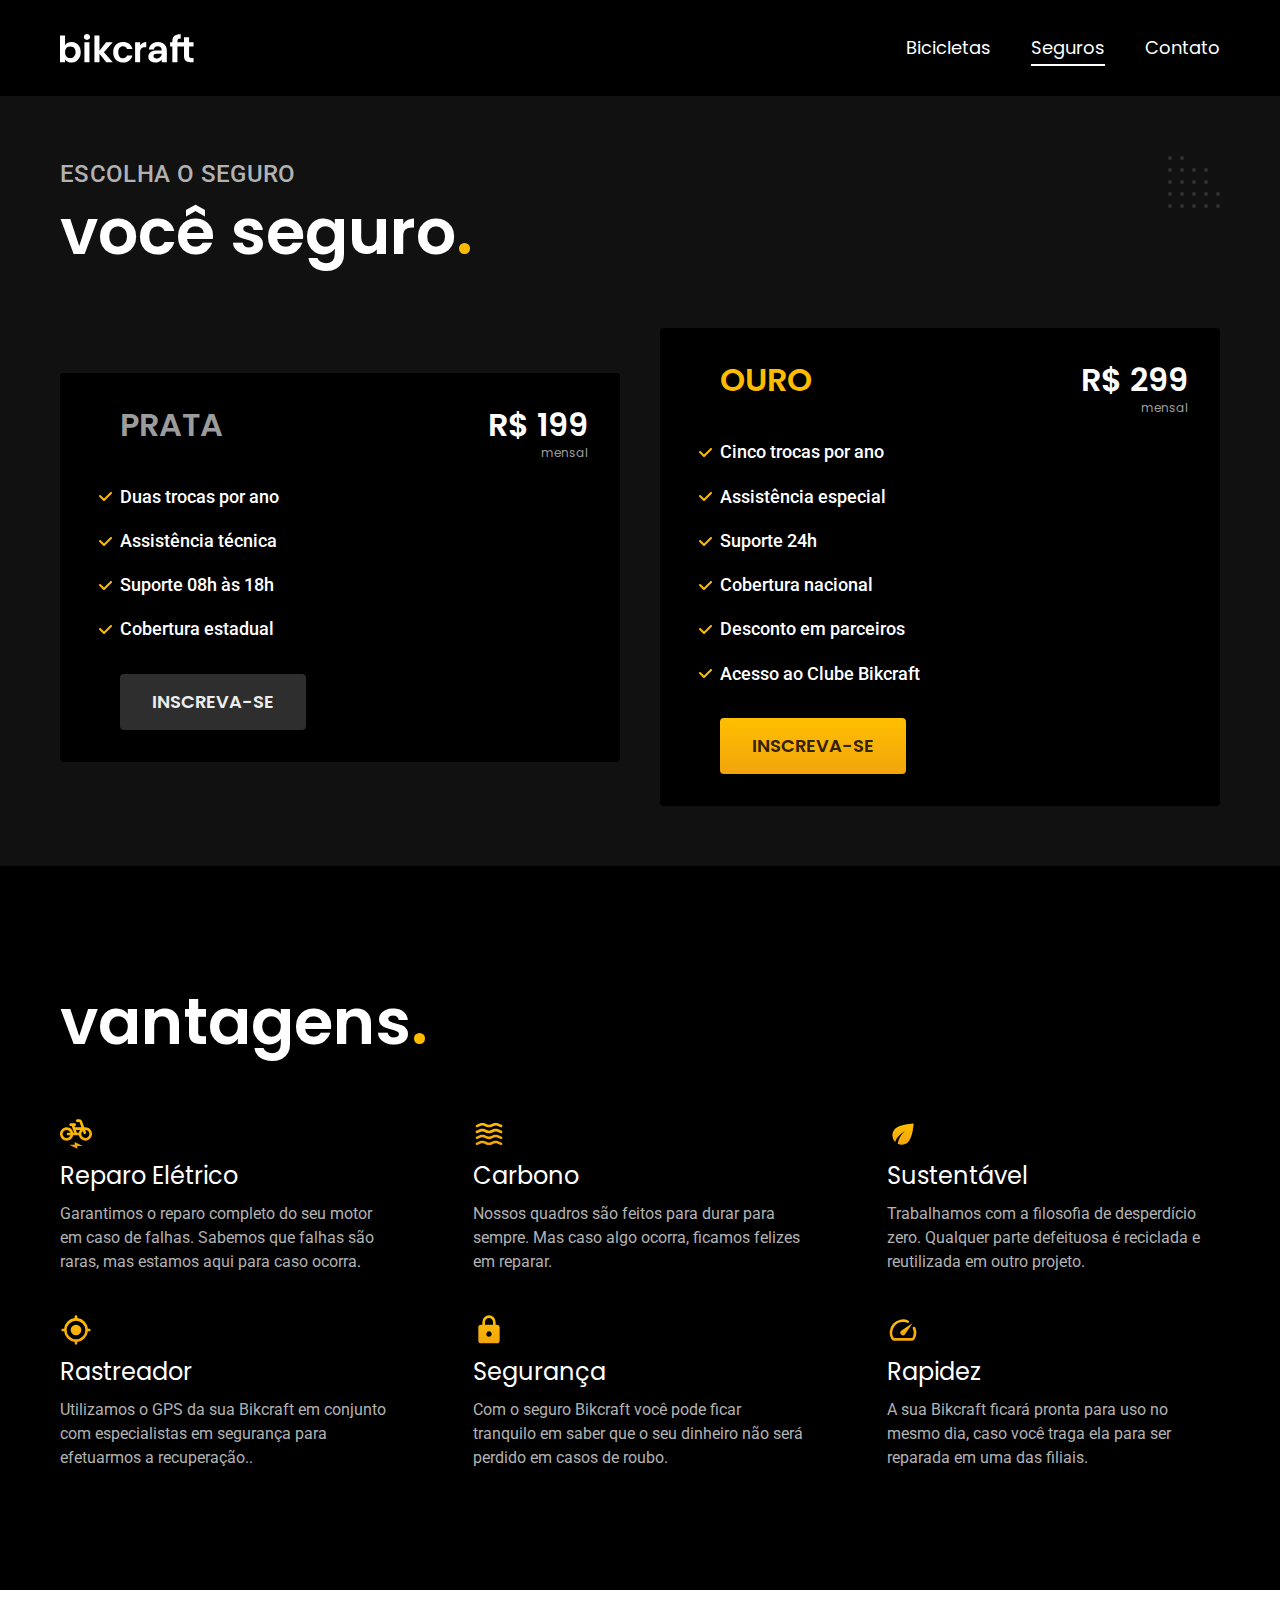
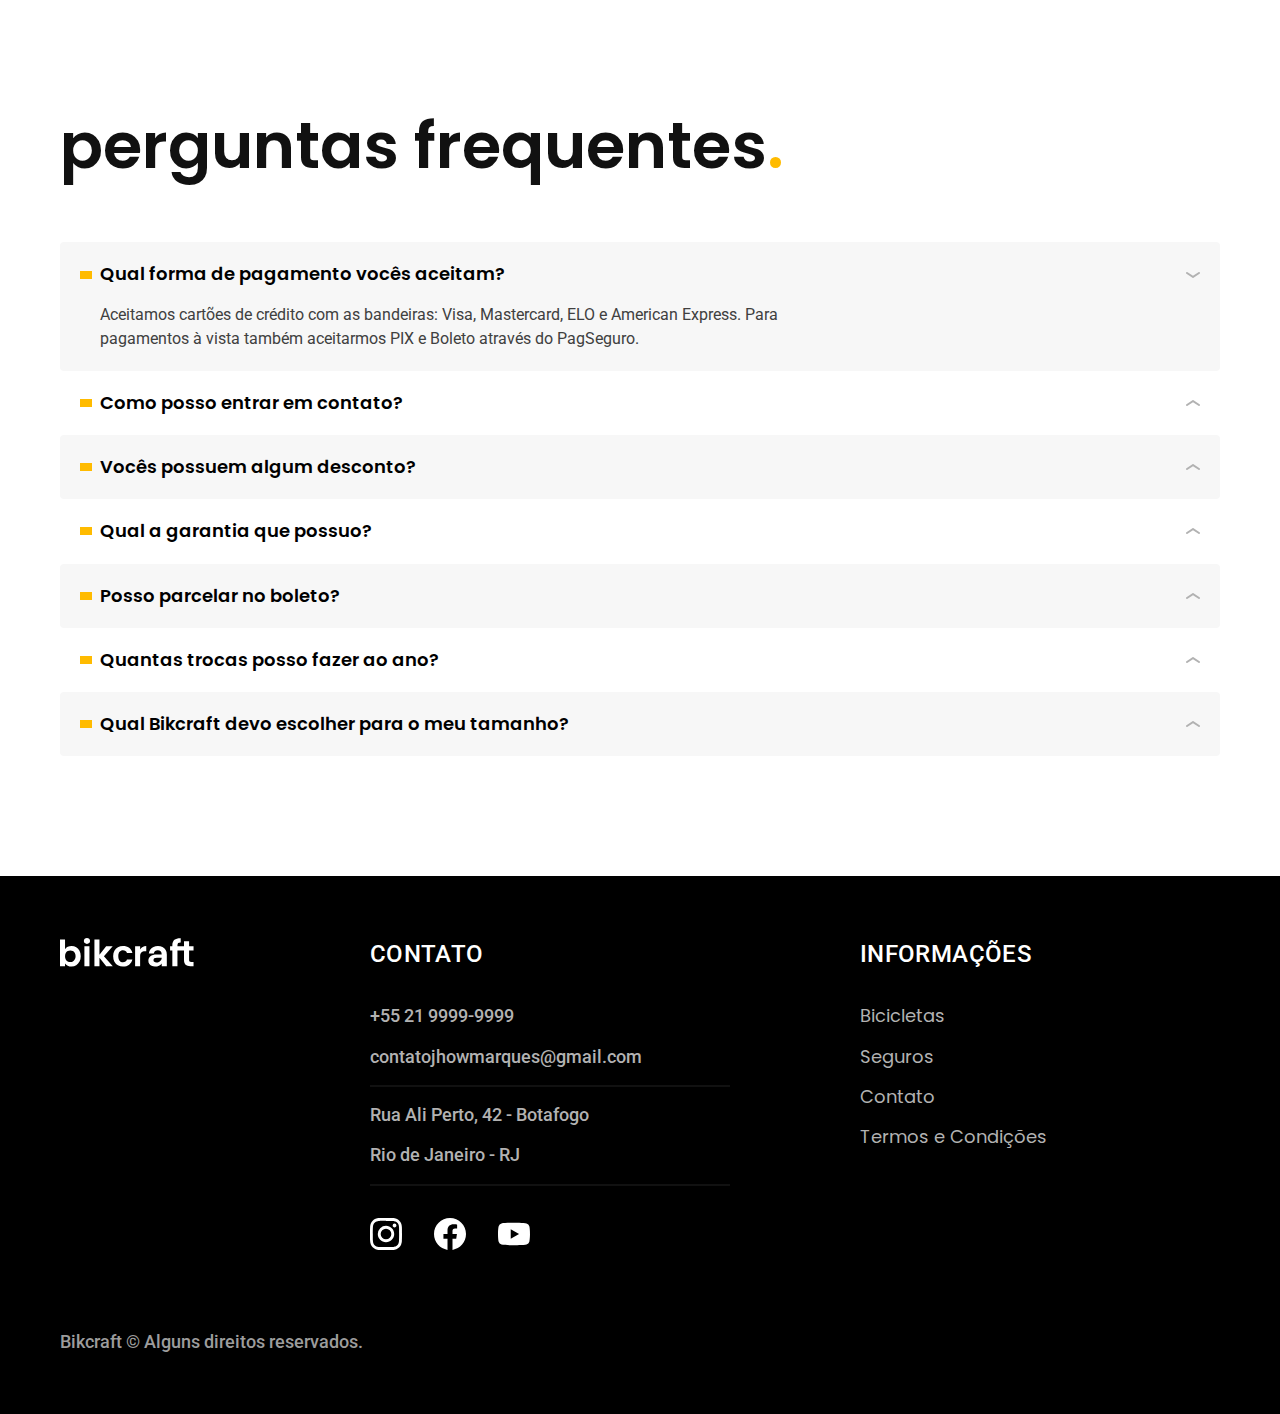
<file: seguros.html>
<!DOCTYPE html>
<html lang="pt-BR">

<head>
  <meta charset="UTF-8">
  <meta http-equiv="X-UA-Compatible" content="IE=edge">
  <meta name="viewport" content="width=device-width, initial-scale=1.0">
  <title>Seguros | Bikcraft</title>
  <meta name="description" content="Termos e Condições.">
  <link rel="icon" href="./favicon.svg" type="image/svg+xml">
  <link rel="preload" href="./css/style.min.css" as="style">
  <link rel="stylesheet" href="./css/style.min.css">

  <link rel="preconnect" href="https://fonts.googleapis.com">
  <link rel="preconnect" href="https://fonts.gstatic.com" crossorigin>
  <link href="https://fonts.googleapis.com/css2?family=Merriweather:ital,wght@1,900&family=Poppins:wght@400;600&family=Roboto:wght@400;500&display=swap" rel="stylesheet">
  <script>document.documentElement.classList.add('js')</script>
</head>

<body id="insurance">
  <header class="header-bg">
    <div class="header container">
      <a href="./">
        <img src="./img/bikcraft.svg" width="136" height="32" alt="Bikcraft">
      </a>

      <nav aria-label="primaria">
        <ul class="header-menu font-1-m color-0">
          <li><a href="./bicicletas.html">Bicicletas</a></li>
          <li><a href="./seguros.html">Seguros</a></li>
          <li><a href="./contato.html">Contato</a></li>
        </ul>
      </nav>
    </div>
  </header>

  <main class="insurance-bg">
    <div class="title-bg">
      <div class="title container">
        <p class="font-2-l-b color-5">escolha o seguro</p>
        <h1 class="font-1-xxl color-0">você seguro<span class="color-p1">.</span></h1>
      </div>
    </div>

    <div class="insurance container">
      <div class="insurance-items">
        <h3 class="font-1-xl color-6">prata</h3>
        <span class="font-1-xl color-0">R$ 199 <span class="font-1-xs color-6">mensal</span> </span>

        <ul class="font-2-m color-0">
          <li>Duas trocas por ano</li>
          <li>Assistência técnica</li>
          <li>Suporte 08h às 18h</li>
          <li>Cobertura estadual</li>
        </ul>
        <a class="button button-two" href="./orcamento.html?tipo=insurance&produto=prata">Inscreva-se</a>
      </div>

      <div class="insurance-items">
        <h3 class="font-1-xl color-p1">ouro</h3>
        <span class="font-1-xl color-0">R$ 299 <span class="font-1-xs color-6">mensal</span> </span>

        <ul class="font-2-m color-0">
          <li>Cinco trocas por ano</li>
          <li>Assistência especial</li>
          <li>Suporte 24h</li>
          <li>Cobertura nacional</li>
          <li>Desconto em parceiros</li>
          <li>Acesso ao Clube Bikcraft</li>
        </ul>
        <a class="button" href="./orcamento.html?tipo=insurance&produto=ouro">Inscreva-se</a>
      </div>
    </div>
  </main>

  <article class="advantage-bg">
    <div class="advantage container">
      <h2 class="font-1-xxl color-0">vantagens<span class="color-p1">.</span></h2>
      <ul>
        <li>
          <img src="./img/icones/eletrica.svg" width="32" height="32" alt="">
          <h3 class="font-1-l color-0">Reparo Elétrico</h3>
          <p class="font-2-s color-5">Garantimos o reparo completo do seu motor em caso de falhas. Sabemos que falhas são raras, mas estamos aqui para caso ocorra.</p>
        </li>

        <li>
          <img src="./img/icones/carbono.svg" width="32" height="32" alt="">
          <h3 class="font-1-l color-0">Carbono</h3>
          <p class="font-2-s color-5">Nossos quadros são feitos para durar para sempre. Mas caso algo ocorra, ficamos felizes em reparar.</p>
        </li>

        <li>
          <img src="./img/icones/sustentavel.svg" width="32" height="32" alt="">
          <h3 class="font-1-l color-0">Sustentável</h3>
          <p class="font-2-s color-5">Trabalhamos com a filosofia de desperdício zero. Qualquer parte defeituosa é reciclada e reutilizada em outro projeto.</p>
        </li>

        <li>
          <img src="./img/icones/rastreador.svg" width="32" height="32" alt="">
          <h3 class="font-1-l color-0">Rastreador</h3>
          <p class="font-2-s color-5">Utilizamos o GPS da sua Bikcraft em conjunto com especialistas em segurança para efetuarmos a recuperação..</p>
        </li>

        <li>
          <img src="./img/icones/seguro.svg" width="32" height="32" alt="">
          <h3 class="font-1-l color-0">Segurança</h3>
          <p class="font-2-s color-5">Com o seguro Bikcraft você pode ficar tranquilo em saber que o seu dinheiro não será perdido em casos de roubo.</p>
        </li>

        <li>
          <img src="./img/icones/velocidade.svg" width="32" height="32" alt="">
          <h3 class="font-1-l color-0">Rapidez</h3>
          <p class="font-2-s color-5">A sua Bikcraft ficará pronta para uso no mesmo dia, caso você traga ela para ser reparada em uma das filiais.</p>
        </li>

    </div>
  </article>

  <article class="questions container">
    <h2 class="font-1-xxl">perguntas frequentes<span class="color-p1">.</span></h2>

    <dl>
      <div>
        <dt><button class="font-1-m-b" aria-controls="question1" aria-expanded="true">Qual forma de pagamento vocês aceitam?</button></dt>
        <dd id="question1" class="font-2-s color-9 active">Aceitamos cartões de crédito com as bandeiras: Visa, Mastercard, ELO e American Express. Para pagamentos à vista também aceitarmos PIX e Boleto através do PagSeguro.</dd>
      </div>

      <div>
        <dt><button class="font-1-m-b" aria-controls="question2" aria-expanded="false">Como posso entrar em contato?</button></dt>
        <dd id="question2" class="font-2-s color-9">Aceitamos cartões de crédito com as bandeiras: Visa, Mastercard, ELO e American Express. Para pagamentos à vista também aceitarmos PIX e Boleto através do PagSeguro.</dd>
      </div>

      <div>
        <dt><button class="font-1-m-b" aria-controls="question3" aria-expanded="false">Vocês possuem algum desconto?</button></dt>
        <dd id="question3" class="font-2-s color-9">Aceitamos cartões de crédito com as bandeiras: Visa, Mastercard, ELO e American Express. Para pagamentos à vista também aceitarmos PIX e Boleto através do PagSeguro.</dd>
      </div>

      <div>
        <dt><button class="font-1-m-b" aria-controls="question4" aria-expanded="false">Qual a garantia que possuo?</button></dt>
        <dd id="question4" class="font-2-s color-9">Aceitamos cartões de crédito com as bandeiras: Visa, Mastercard, ELO e American Express. Para pagamentos à vista também aceitarmos PIX e Boleto através do PagSeguro.</dd>
      </div>

      <div>
        <dt><button class="font-1-m-b" aria-controls="question5" aria-expanded="false">Posso parcelar no boleto?</button></dt>
        <dd id="question5" class="font-2-s color-9">Aceitamos cartões de crédito com as bandeiras: Visa, Mastercard, ELO e American Express. Para pagamentos à vista também aceitarmos PIX e Boleto através do PagSeguro.</dd>
      </div>

      <div>
        <dt><button class="font-1-m-b" aria-controls="question6" aria-expanded="false">Quantas trocas posso fazer ao ano?</button></dt>
        <dd id="question6" class="font-2-s color-9">Aceitamos cartões de crédito com as bandeiras: Visa, Mastercard, ELO e American Express. Para pagamentos à vista também aceitarmos PIX e Boleto através do PagSeguro.</dd>
      </div>

      <div>
        <dt><button class="font-1-m-b" aria-controls="question7" aria-expanded="false">Qual Bikcraft devo escolher para o meu tamanho?</button></dt>
        <dd id="question7" class="font-2-s color-9">Aceitamos cartões de crédito com as bandeiras: Visa, Mastercard, ELO e American Express. Para pagamentos à vista também aceitarmos PIX e Boleto através do PagSeguro.</dd>
      </div>
    </dl>
  </article>

  <footer class="footer-bg">
    <div class="footer container">
      <img src="./img/bikcraft.svg" width="136" height="32" alt="Bikcraft">
      <div class="footer-contact">
        <h3 class="font-2-l-b color-0">Contato</h3>
        <ul class="font-2-m color-5">
          <li><a href="tel:+552199999999">+55 21 9999-9999</a></li>
          <li><a href="mailto:contatojhowmarques@gmail.com">contatojhowmarques@gmail.com</a></li>
          <li>Rua Ali Perto, 42 - Botafogo</li>
          <li>Rio de Janeiro - RJ</li>
        </ul>
        <div class="footer-networks">
          <a href="./">
            <img src="./img/redes/instagram.svg" width="32" height="32" alt="Instagram">
          </a>
          <a href="./">
            <img src="./img/redes/facebook.svg" width="32" height="32" alt="Facebook">
          </a>
          <a href="./">
            <img src="./img/redes/youtube.svg" width="32" height="32" alt="Youtube">
          </a>
        </div>
      </div>
      <div class="footer-information">
        <h3 class="font-2-l-b color-0">Informações</h3>
        <nav>
          <ul class="font-1-m color-5">
            <li><a href="./bicicletas.html">Bicicletas</a></li>
            <li><a href="./seguros.html">Seguros</a></li>
            <li><a href="./contato.html">Contato</a></li>
            <li><a href="./termos.html">Termos e Condições</a></li>
          </ul>
        </nav>
      </div>
      <p class="footer-copy font-2-m color-6">Bikcraft © Alguns direitos reservados.</p>
    </div>
  </footer>

  <script src="./js/script.js"></script>
</body>

</html>
</file>
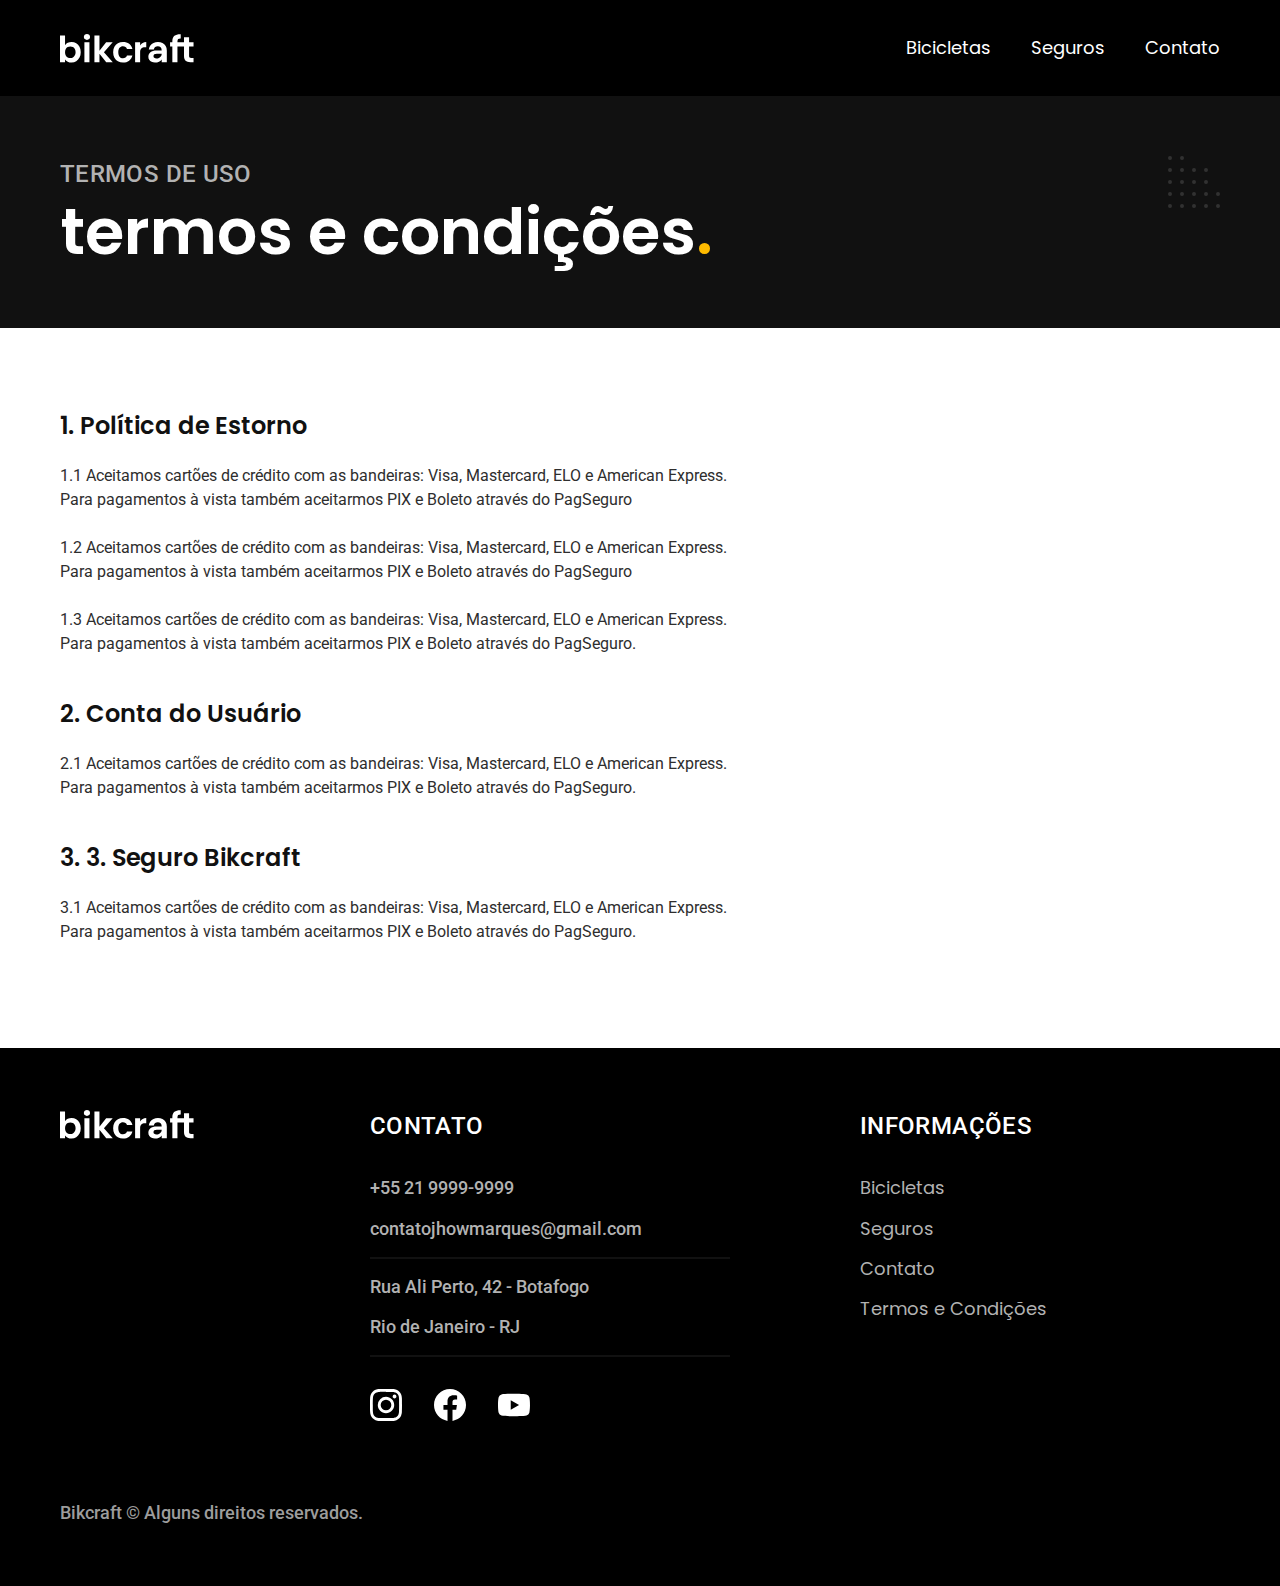
<file: termos.html>
<!DOCTYPE html>
<html lang="pt-BR">

<head>
  <meta charset="UTF-8">
  <meta http-equiv="X-UA-Compatible" content="IE=edge">
  <meta name="viewport" content="width=device-width, initial-scale=1.0">
  <title>Termos e Condições | Bikcraft</title>
  <meta name="description" content="Termos e Condições.">
  <link rel="icon" href="./favicon.svg" type="image/svg+xml">
  <link rel="preload" href="./css/style.min.css" as="style">
  <link rel="stylesheet" href="./css/style.min.css">

  <link rel="preconnect" href="https://fonts.googleapis.com">
  <link rel="preconnect" href="https://fonts.gstatic.com" crossorigin>
  <link href="https://fonts.googleapis.com/css2?family=Merriweather:ital,wght@1,900&family=Poppins:wght@400;600&family=Roboto:wght@400;500&display=swap" rel="stylesheet">
  <script>document.documentElement.classList.add('js')</script>
</head>

<body id="terms">
  <header class="header-bg">
    <div class="header container">
      <a href="./">
        <img src="./img/bikcraft.svg" width="136" height="32" alt="Bikcraft">
      </a>

      <nav aria-label="primaria">
        <ul class="header-menu font-1-m color-0">
          <li><a href="./bicicletas.html">Bicicletas</a></li>
          <li><a href="./seguros.html">Seguros</a></li>
          <li><a href="./contato.html">Contato</a></li>
        </ul>
      </nav>
    </div>
  </header>

  <main>
    <div class="title-bg">
      <div class="title container">
        <p class="font-2-l-b color-5">Termos de uso</p>
        <h1 class="font-1-xxl color-0">termos e condições<span class="color-p1">.</span></h1>
      </div>
    </div>

    <div class="terms container font-2-s color-10">
      <h2 class="font-1-l color-11">1. Política de Estorno</h2>
      <p>1.1 Aceitamos cartões de crédito com as bandeiras: Visa, Mastercard, ELO e American Express. Para pagamentos à vista também aceitarmos PIX e Boleto através do PagSeguro</p>
      <p>1.2 Aceitamos cartões de crédito com as bandeiras: Visa, Mastercard, ELO e American Express. Para pagamentos à vista também aceitarmos PIX e Boleto através do PagSeguro</p>
      <p>1.3 Aceitamos cartões de crédito com as bandeiras: Visa, Mastercard, ELO e American Express. Para pagamentos à vista também aceitarmos PIX e Boleto através do PagSeguro.</p>

      <h2 class="font-1-l color-11">2. Conta do Usuário</h2>
      <p>2.1 Aceitamos cartões de crédito com as bandeiras: Visa, Mastercard, ELO e American Express. Para pagamentos à vista também aceitarmos PIX e Boleto através do PagSeguro.</p>

      <h2 class="font-1-l color-11">3. 3. Seguro Bikcraft</h2>
      <p>3.1 Aceitamos cartões de crédito com as bandeiras: Visa, Mastercard, ELO e American Express. Para pagamentos à vista também aceitarmos PIX e Boleto através do PagSeguro.</p>
    </div>
  </main>

  <footer class="footer-bg">
    <div class="footer container">
      <img src="./img/bikcraft.svg" width="136" height="32" alt="Bikcraft">
      <div class="footer-contact">
        <h3 class="font-2-l-b color-0">Contato</h3>
        <ul class="font-2-m color-5">
          <li><a href="tel:+552199999999">+55 21 9999-9999</a></li>
          <li><a href="mailto:contatojhowmarques@gmail.com">contatojhowmarques@gmail.com</a></li>
          <li>Rua Ali Perto, 42 - Botafogo</li>
          <li>Rio de Janeiro - RJ</li>
        </ul>
        <div class="footer-networks">
          <a href="./">
            <img src="./img/redes/instagram.svg" width="32" height="32" alt="Instagram">
          </a>
          <a href="./">
            <img src="./img/redes/facebook.svg" width="32" height="32" alt="Facebook">
          </a>
          <a href="./">
            <img src="./img/redes/youtube.svg" width="32" height="32" alt="Youtube">
          </a>
        </div>
      </div>
      <div class="footer-information">
        <h3 class="font-2-l-b color-0">Informações</h3>
        <nav>
          <ul class="font-1-m color-5">
            <li><a href="./bicicletas.html">Bicicletas</a></li>
            <li><a href="./seguros.html">Seguros</a></li>
            <li><a href="./contato.html">Contato</a></li>
            <li><a href="./termos.html">Termos e Condições</a></li>
          </ul>
        </nav>
      </div>
      <p class="footer-copy font-2-m color-6">Bikcraft © Alguns direitos reservados.</p>
    </div>
  </footer>

  <script src="./js/script.js"></script>
</body>

</html>
</file>
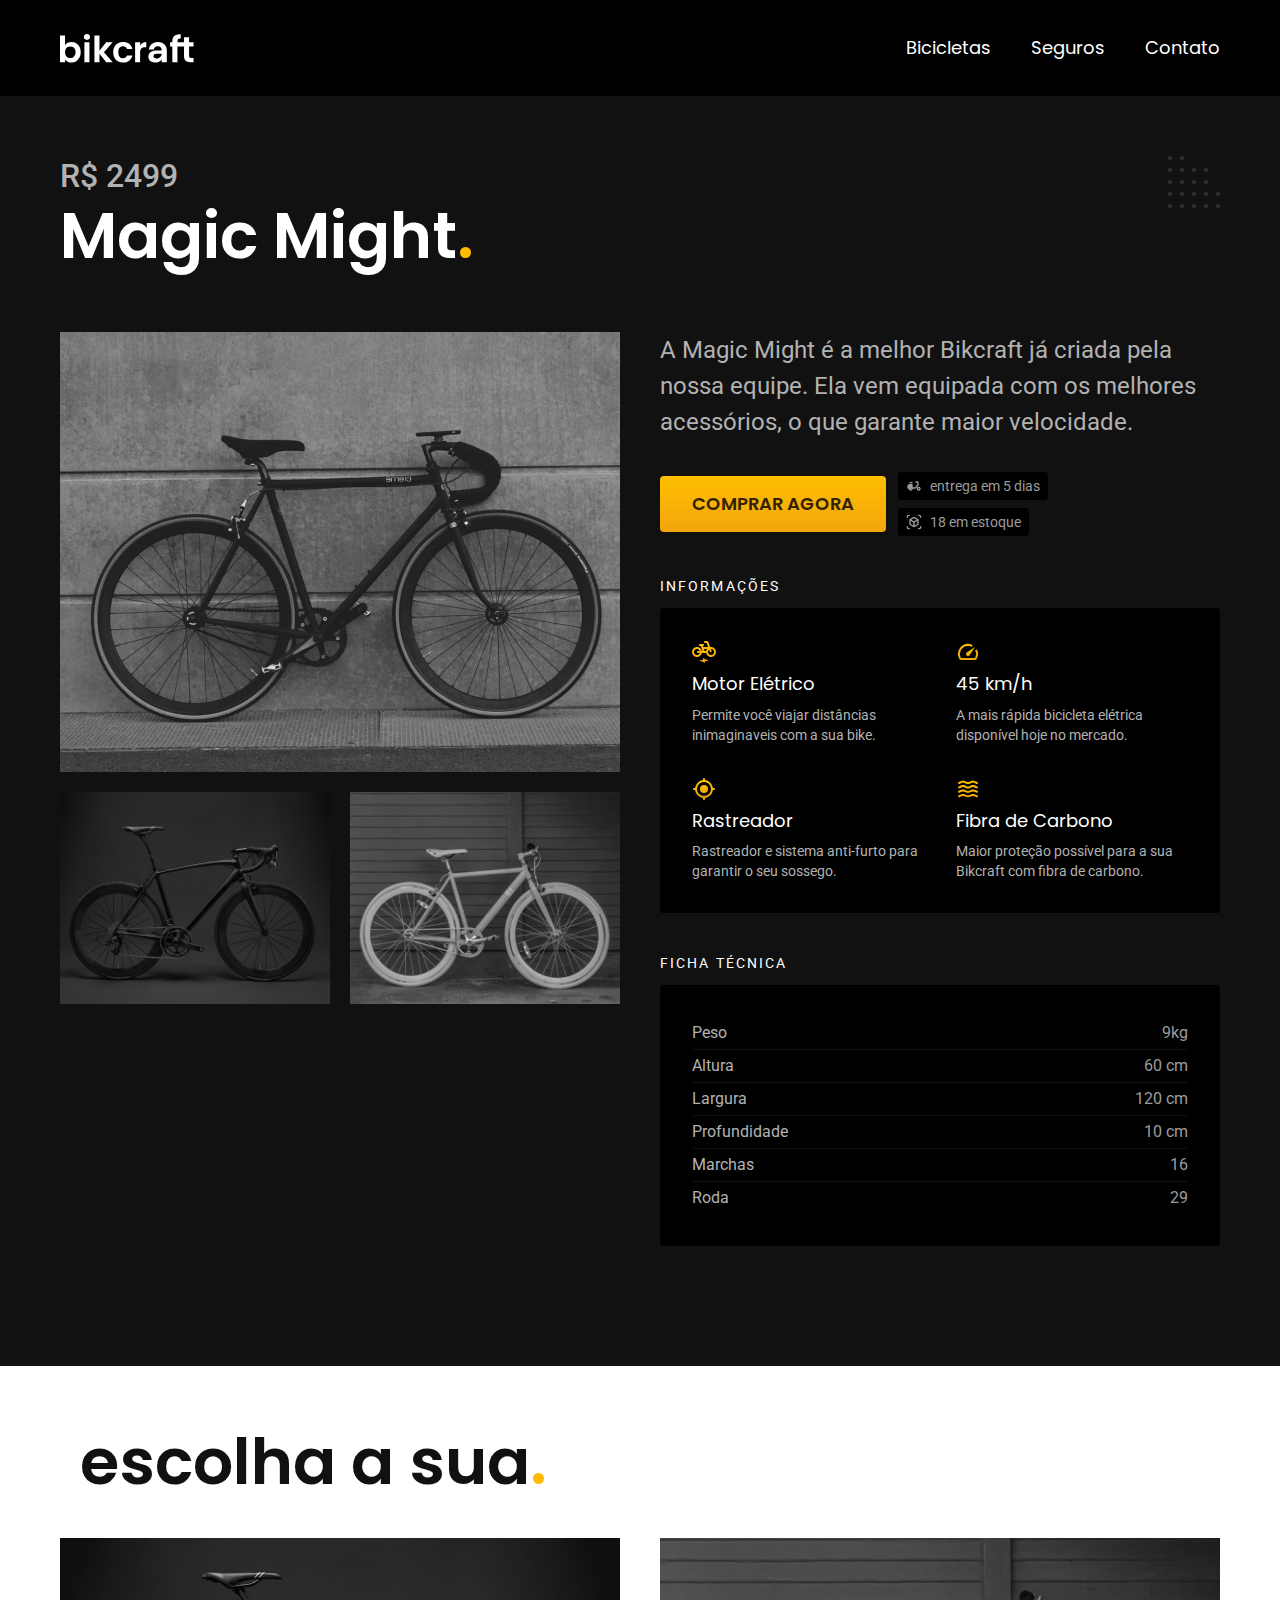
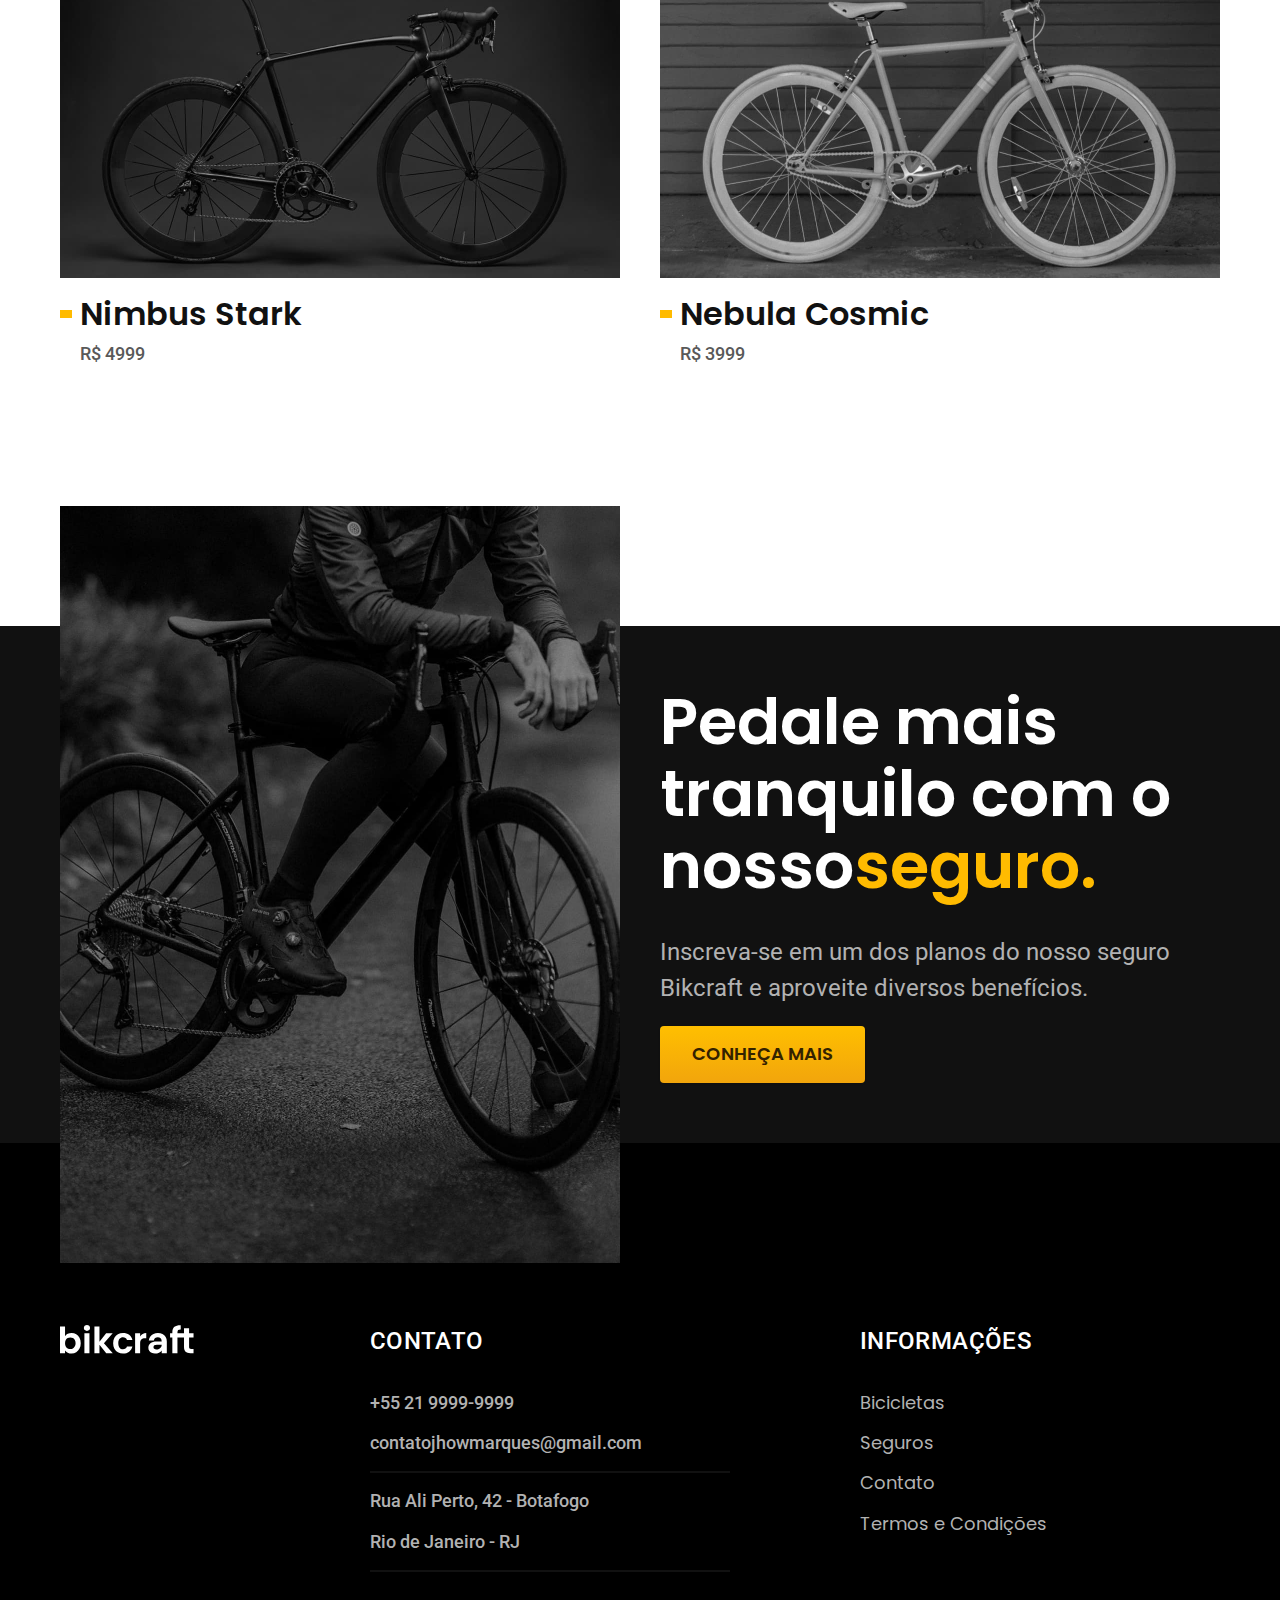
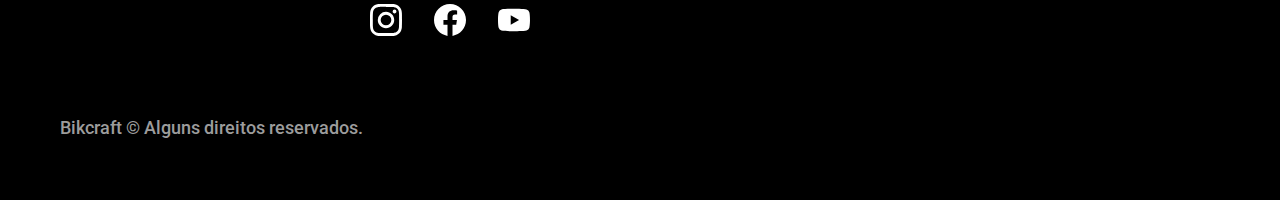
<file: bicicletas/magic.html>
<!DOCTYPE html>
<html lang="pt-BR">

<head>
  <meta charset="UTF-8">
  <meta http-equiv="X-UA-Compatible" content="IE=edge">
  <meta name="viewport" content="width=device-width, initial-scale=1.0">
  <title>Magic | Bikcraft</title>
  <meta name="description" content="">

  <link rel="icon" href="../favicon.svg" type="image/svg+xml">
  <link rel="preload" href="../css/style.min.css" as="style">
  <link rel="stylesheet" href="../css/style.min.css">

  <link rel="preconnect" href="https://fonts.googleapis.com">
  <link rel="preconnect" href="https://fonts.gstatic.com" crossorigin>
  <link href="https://fonts.googleapis.com/css2?family=Merriweather:ital,wght@1,900&family=Poppins:wght@400;600&family=Roboto:wght@400;500&display=swap" rel="stylesheet">
  <script>document.documentElement.classList.add('js')</script>
</head>

<body id="bike">
  <header class="header-bg">
    <div class="header container">
      <a href="../">
        <img src="../img/bikcraft.svg" width="136" height="32" alt="Bikcraft">
      </a>

      <nav aria-label="primaria">
        <ul class="header-menu font-1-m color-0">
          <li><a href="../bicicletas.html">Bicicletas</a></li>
          <li><a href="../seguros.html">Seguros</a></li>
          <li><a href="../contato.html">Contato</a></li>
        </ul>
      </nav>
    </div>
  </header>

  <main class="title-bg">
    <div>
      <div class="title container">
        <p class="font-2-xl color-5">R$ 2499</p>
        <h1 class="font-1-xxl color-0">Magic Might<span class="color-p1">.</span></h1>
      </div>
    </div>

    <div class="bike container">
      <div class="bike-image">
        <img src="../img/bicicleta/nimbus2.jpg" width="1120" height="880" alt="Bicicleta 1">
        <img src="../img/bicicleta/nimbus1.jpg" width="1120" height="880" alt="Bicicleta 2">
        <img src="../img/bicicleta/nimbus3.jpg" width="1120" height="880" alt="Bicicleta 3">
      </div>

      <div class="bike-content">
        <p class="font-2-l color-5">A Magic Might é a melhor Bikcraft já criada pela nossa equipe. Ela vem equipada com os melhores acessórios, o que garante maior velocidade.</p>

        <div class="buy-bike">
          <a class="button" href="../orcamento.html?tipo=bikcraft&produto=magic">Comprar Agora</a>
          <span class="font-2-xs color-6"><img src="../img/icones/entrega.svg" width="16" height="16" alt=""> entrega em 5 dias</span>
          <span class="font-2-xs color-6"><img src="../img/icones/estoque.svg" width="16" height="16" alt=""> 18 em estoque</span>
        </div>

        <h2 class="font-2-xs color-0">Informações</h2>
        <ul class="bike-infos">
          <li>
            <img src="../img/icones/eletrica.svg" width="32" height="32" alt="">
            <h3 class="font-1-m color-0">Motor Elétrico</h3>
            <p class="font-2-xs color-5">Permite você viajar distâncias inimaginaveis com a sua bike.</p>
          </li>
          <li>
            <img src="../img/icones/velocidade.svg" width="32" height="32" alt="">
            <h3 class="font-1-m color-0">45 km/h</h3>
            <p class="font-2-xs color-5">A mais rápida bicicleta elétrica disponível hoje no mercado.</p>
          </li>
          <li>
            <img src="../img/icones/rastreador.svg" width="32" height="32" alt="">
            <h3 class="font-1-m color-0">Rastreador</h3>
            <p class="font-2-xs color-5">Rastreador e sistema anti-furto para garantir o seu sossego.</p>
          </li>
          <li>
            <img src="../img/icones/carbono.svg" width="32" height="32" alt="">
            <h3 class="font-1-m color-0">Fibra de Carbono</h3>
            <p class="font-2-xs color-5">Maior proteção possível para a sua Bikcraft com fibra de carbono.</p>
          </li>
        </ul>
        <h2 class="font-2-xs color-0">Ficha técnica</h2>
        <ul class="bike-specification font-2-s color-5">
          <li>Peso <span>9kg</span></li>
          <li>Altura <span>60 cm</span></li>
          <li>Largura <span>120 cm</span></li>
          <li>Profundidade <span>10 cm</span></li>
          <li>Marchas <span>16</span></li>
          <li>Roda <span>29</span></li>
        </ul>
      </div>
    </div>
  </main>

  <article class="bikes-list container">
    <h2 class="container font-1-xxl">escolha a sua<span class="color-p1">.</span> </h2>

    <ul>
      <li>
        <a href="./nimbus.html">
          <img src="../img/bicicletas/nimbus.jpg" width="1120" height="680" alt="Bicicleta Preta">
          <h3 class="font-1-xl">Nimbus Stark</h3>
          <span class="font-2-m color-8">R$ 4999</span>
        </a>
      </li>

      <li>
        <a href="./nebula.html">
          <img src="../img/bicicletas/nebula.jpg" width="1120" height="680" alt="Bicicleta Preta">
          <h3 class="font-1-xl">Nebula Cosmic</h3>
          <span class="font-2-m color-8">R$ 3999</span>
        </a>
      </li>

    </ul>
  </article>

  <article class="insurance-bg-bike">
    <div class="insurance-bike container">
      <div class="insurance-image">
        <img src="../img/fotos/seguros.jpg" width="1360" height="1512" alt="Pessoa parada em cima de uma bicicleta.">
      </div>
      <div class="insurance-content">
        <h2 class="font-1-xxl color-0">Pedale mais tranquilo com o nosso<span class="color-p1">seguro.</span></h2>
        <p class="font-2-l color-5">Inscreva-se em um dos planos do nosso seguro Bikcraft e aproveite diversos benefícios.</p>
        <a class="button" href="../seguros.html">Conheça Mais</a>
      </div>
    </div>
  </article>

  <footer class="footer-bg">
    <div class="footer container">
      <img src="../img/bikcraft.svg" width="136" height="32" alt="Bikcraft">
      <div class="footer-contact">
        <h3 class="font-2-l-b color-0">Contato</h3>
        <ul class="font-2-m color-5">
          <li><a href="tel:+552199999999">+55 21 9999-9999</a></li>
          <li><a href="mailto:contatojhowmarques@gmail.com">contatojhowmarques@gmail.com</a></li>
          <li>Rua Ali Perto, 42 - Botafogo</li>
          <li>Rio de Janeiro - RJ</li>
        </ul>
        <div class="footer-networks">
          <a href="../">
            <img src="../img/redes/instagram.svg" width="32" height="32" alt="Instagram">
          </a>
          <a href="../">
            <img src="../img/redes/facebook.svg" width="32" height="32" alt="Facebook">
          </a>
          <a href="../">
            <img src="../img/redes/youtube.svg" width="32" height="32" alt="Youtube">
          </a>
        </div>
      </div>
      <div class="footer-information">
        <h3 class="font-2-l-b color-0">Informações</h3>
        <nav>
          <ul class="font-1-m color-5">
            <li><a href="../bicicletas.html">Bicicletas</a></li>
            <li><a href="../seguros.html">Seguros</a></li>
            <li><a href="../contato.html">Contato</a></li>
            <li><a href="../termos.html">Termos e Condições</a></li>
          </ul>
        </nav>
      </div>
      <p class="footer-copy font-2-m color-6">Bikcraft © Alguns direitos reservados.</p>
    </div>
  </footer>

  <script src="../js/script.js"></script>
</body>

</html>
</file>
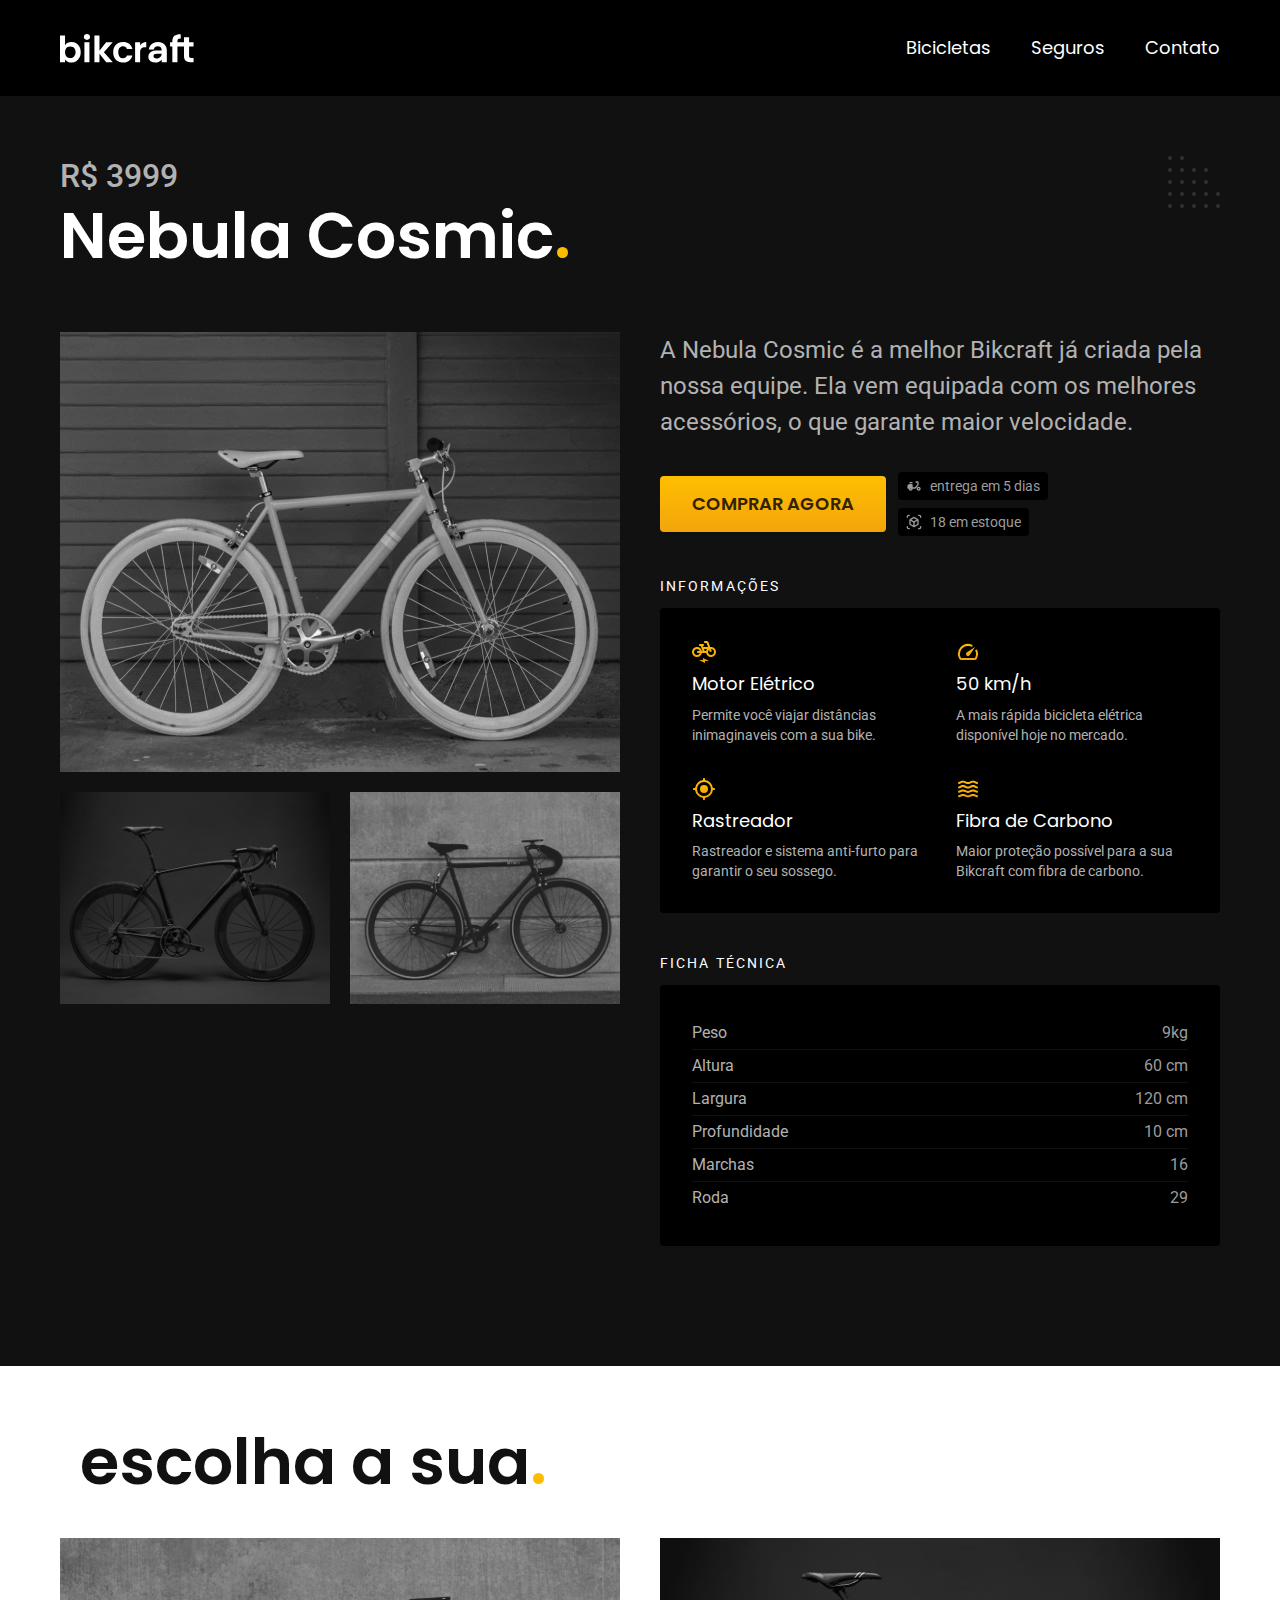
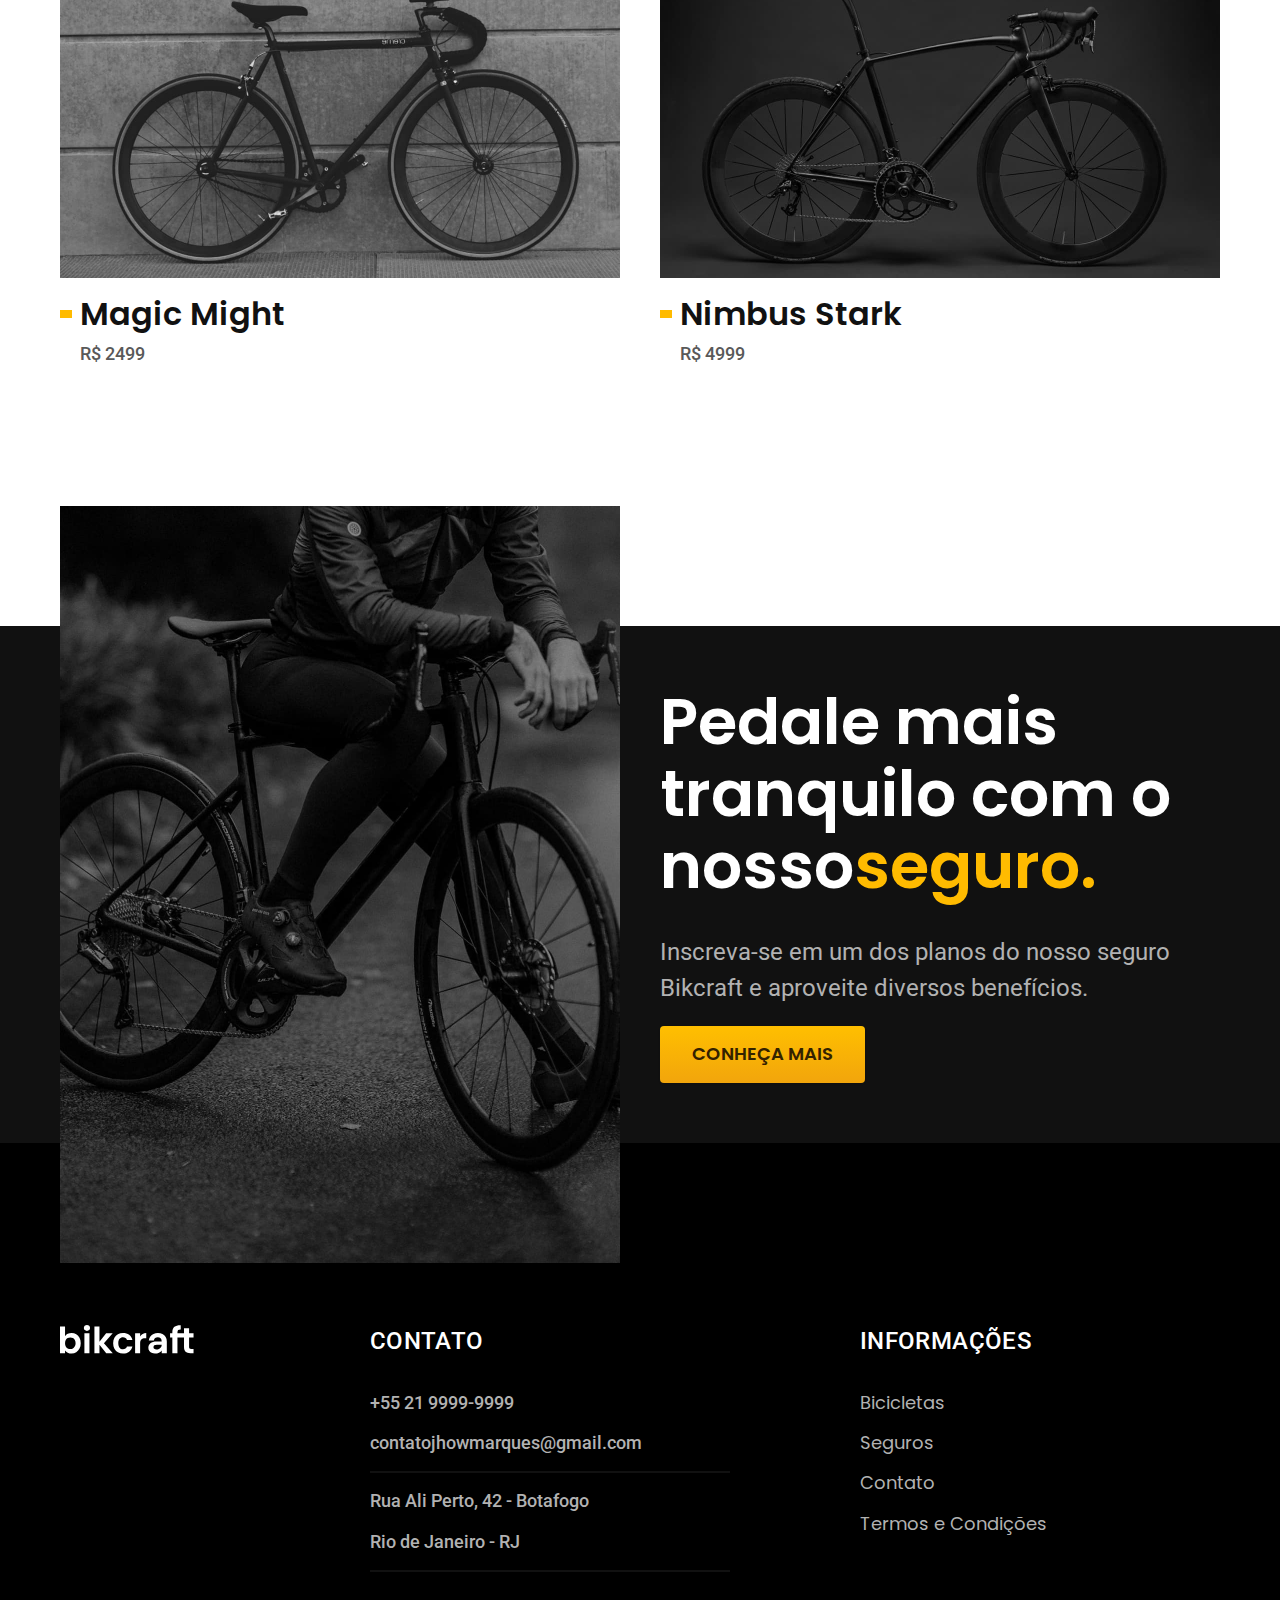
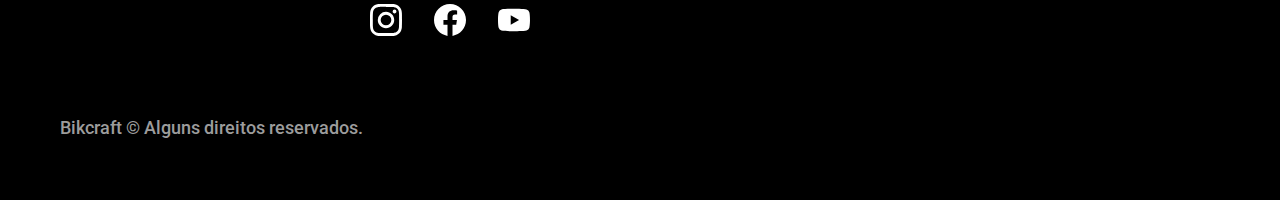
<file: bicicletas/nebula.html>
<!DOCTYPE html>
<html lang="pt-BR">

<head>
  <meta charset="UTF-8">
  <meta http-equiv="X-UA-Compatible" content="IE=edge">
  <meta name="viewport" content="width=device-width, initial-scale=1.0">
  <title>Nebula | Bikcraft</title>
  <meta name="description" content="">

  <link rel="icon" href="../favicon.svg" type="image/svg+xml">
  <link rel="preload" href="../css/style.min.css" as="style">
  <link rel="stylesheet" href="../css/style.min.css">

  <link rel="preconnect" href="https://fonts.googleapis.com">
  <link rel="preconnect" href="https://fonts.gstatic.com" crossorigin>
  <link href="https://fonts.googleapis.com/css2?family=Merriweather:ital,wght@1,900&family=Poppins:wght@400;600&family=Roboto:wght@400;500&display=swap" rel="stylesheet">
  <script>document.documentElement.classList.add('js')</script>
</head>

<body id="bike">
  <header class="header-bg">
    <div class="header container">
      <a href="../">
        <img src="../img/bikcraft.svg" alt="Bikcraft">
      </a>

      <nav aria-label="primaria">
        <ul class="header-menu font-1-m color-0">
          <li><a href="../bicicletas.html">Bicicletas</a></li>
          <li><a href="../seguros.html">Seguros</a></li>
          <li><a href="../contato.html">Contato</a></li>
        </ul>
      </nav>
    </div>
  </header>

  <main class="title-bg">
    <div>
      <div class="title container">
        <p class="font-2-xl color-5">R$ 3999</p>
        <h1 class="font-1-xxl color-0">Nebula Cosmic<span class="color-p1">.</span></h1>
      </div>
    </div>

    <div class="bike container">
      <div class="bike-image">
        <img src="../img/bicicleta/nimbus3.jpg" width="1120" height="880" alt="Bicicleta 3">
        <img src="../img/bicicleta/nimbus1.jpg" width="1120" height="880" alt="Bicicleta 1">
        <img src="../img/bicicleta/nimbus2.jpg" width="1120" height="880" alt="Bicicleta 2">
      </div>

      <div class="bike-content">
        <p class="font-2-l color-5">A Nebula Cosmic é a melhor Bikcraft já criada pela nossa equipe. Ela vem equipada com os melhores acessórios, o que garante maior velocidade.</p>

        <div class="buy-bike">
          <a class="button" href="../orcamento.html?tipo=bikcraft&produto=nebula">Comprar Agora</a>
          <span class="font-2-xs color-6"><img src="../img/icones/entrega.svg" width="16" height="16" alt=""> entrega em 5 dias</span>
          <span class="font-2-xs color-6"><img src="../img/icones/estoque.svg" width="16" height="16" alt=""> 18 em estoque</span>
        </div>

        <h2 class="font-2-xs color-0">Informações</h2>
        <ul class="bike-infos">
          <li>
            <img src="../img/icones/eletrica.svg" width="32" height="32" alt="">
            <h3 class="font-1-m color-0">Motor Elétrico</h3>
            <p class="font-2-xs color-5">Permite você viajar distâncias inimaginaveis com a sua bike.</p>
          </li>
          <li>
            <img src="../img/icones/velocidade.svg" width="32" height="32" alt="">
            <h3 class="font-1-m color-0">50 km/h</h3>
            <p class="font-2-xs color-5">A mais rápida bicicleta elétrica disponível hoje no mercado.</p>
          </li>
          <li>
            <img src="../img/icones/rastreador.svg" width="32" height="32" alt="">
            <h3 class="font-1-m color-0">Rastreador</h3>
            <p class="font-2-xs color-5">Rastreador e sistema anti-furto para garantir o seu sossego.</p>
          </li>
          <li>
            <img src="../img/icones/carbono.svg" width="32" height="32" alt="">
            <h3 class="font-1-m color-0">Fibra de Carbono</h3>
            <p class="font-2-xs color-5">Maior proteção possível para a sua Bikcraft com fibra de carbono.</p>
          </li>
        </ul>
        <h2 class="font-2-xs color-0">Ficha técnica</h2>
        <ul class="bike-specification font-2-s color-5">
          <li>Peso <span>9kg</span></li>
          <li>Altura <span>60 cm</span></li>
          <li>Largura <span>120 cm</span></li>
          <li>Profundidade <span>10 cm</span></li>
          <li>Marchas <span>16</span></li>
          <li>Roda <span>29</span></li>
        </ul>
      </div>
    </div>
  </main>

  <article class="bikes-list container">
    <h2 class="container font-1-xxl">escolha a sua<span class="color-p1">.</span> </h2>

    <ul>
      <li>
        <a href="./magic.html">
          <img src="../img/bicicletas/magic.jpg" width="1120" height="680" alt="Bicicleta Preta">
          <h3 class="font-1-xl">Magic Might</h3>
          <span class="font-2-m color-8">R$ 2499</span>
        </a>
      </li>

      <li>
        <a href="./nimbus.html">
          <img src="../img/bicicletas/nimbus.jpg" width="1120" height="680" alt="Bicicleta Preta">
          <h3 class="font-1-xl">Nimbus Stark</h3>
          <span class="font-2-m color-8">R$ 4999</span>
        </a>
      </li>

    </ul>
  </article>

  <article class="insurance-bg-bike">
    <div class="insurance-bike container">
      <div class="insurance-image">
        <img src="../img/fotos/seguros.jpg" width="1360" height="1512" alt="Pessoa parada em cima de uma bicicleta.">
      </div>
      <div class="insurance-content">
        <h2 class="font-1-xxl color-0">Pedale mais tranquilo com o nosso<span class="color-p1">seguro.</span></h2>
        <p class="font-2-l color-5">Inscreva-se em um dos planos do nosso seguro Bikcraft e aproveite diversos benefícios.</p>
        <a class="button" href="../seguros.html">Conheça Mais</a>
      </div>
    </div>
  </article>

  <footer class="footer-bg">
    <div class="footer container">
      <img src="../img/bikcraft.svg" width="136" height="32" alt="Bikcraft">
      <div class="footer-contact">
        <h3 class="font-2-l-b color-0">Contato</h3>
        <ul class="font-2-m color-5">
          <li><a href="tel:+552199999999">+55 21 9999-9999</a></li>
          <li><a href="mailto:contatojhowmarques@gmail.com">contatojhowmarques@gmail.com</a></li>
          <li>Rua Ali Perto, 42 - Botafogo</li>
          <li>Rio de Janeiro - RJ</li>
        </ul>
        <div class="footer-networks">
          <a href="../">
            <img src="../img/redes/instagram.svg" width="32" height="32" alt="Instagram">
          </a>
          <a href="../">
            <img src="../img/redes/facebook.svg" width="32" height="32" alt="Facebook">
          </a>
          <a href="../">
            <img src="../img/redes/youtube.svg" width="32" height="32" alt="Youtube">
          </a>
        </div>
      </div>
      <div class="footer-information">
        <h3 class="font-2-l-b color-0">Informações</h3>
        <nav>
          <ul class="font-1-m color-5">
            <li><a href="../bicicletas.html">Bicicletas</a></li>
            <li><a href="../seguros.html">Seguros</a></li>
            <li><a href="../contato.html">Contato</a></li>
            <li><a href="../termos.html">Termos e Condições</a></li>
          </ul>
        </nav>
      </div>
      <p class="footer-copy font-2-m color-6">Bikcraft © Alguns direitos reservados.</p>
    </div>
  </footer>

  <script src="../js/script.js"></script>
</body>

</html>
</file>
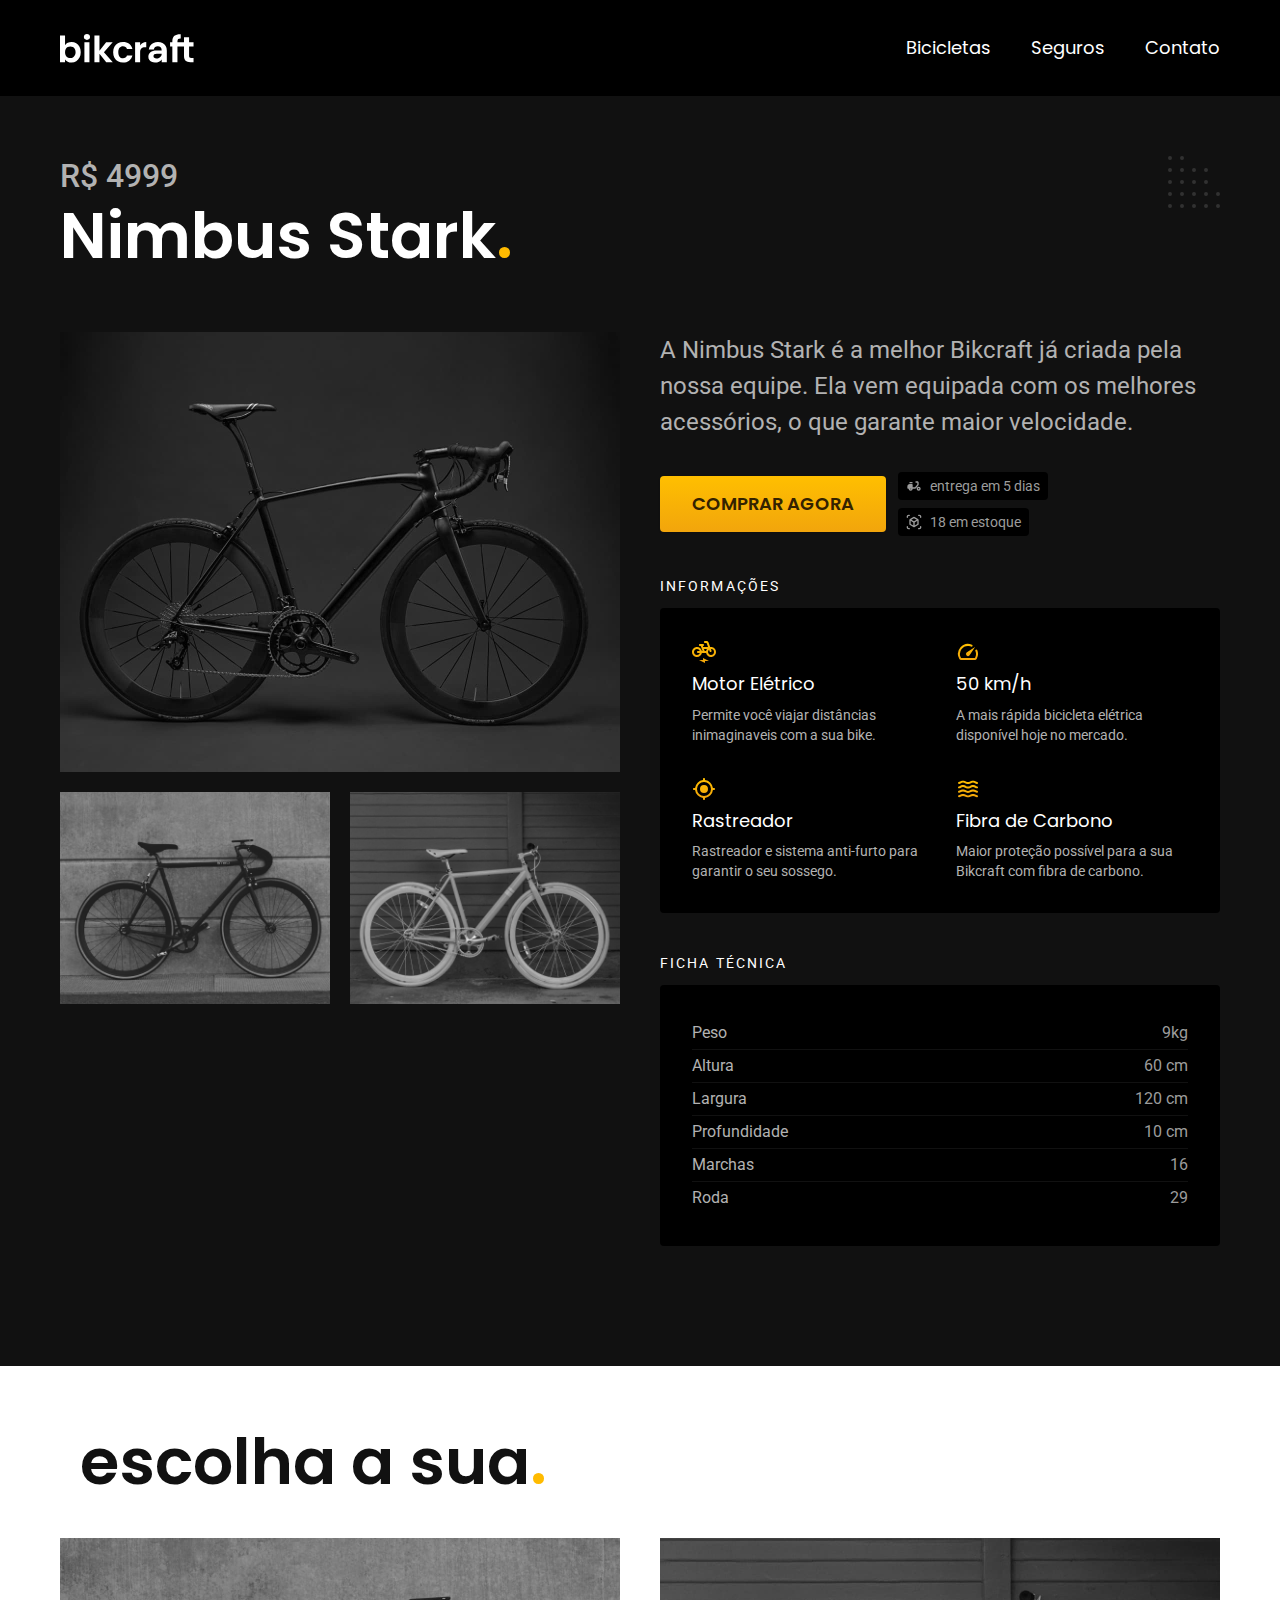
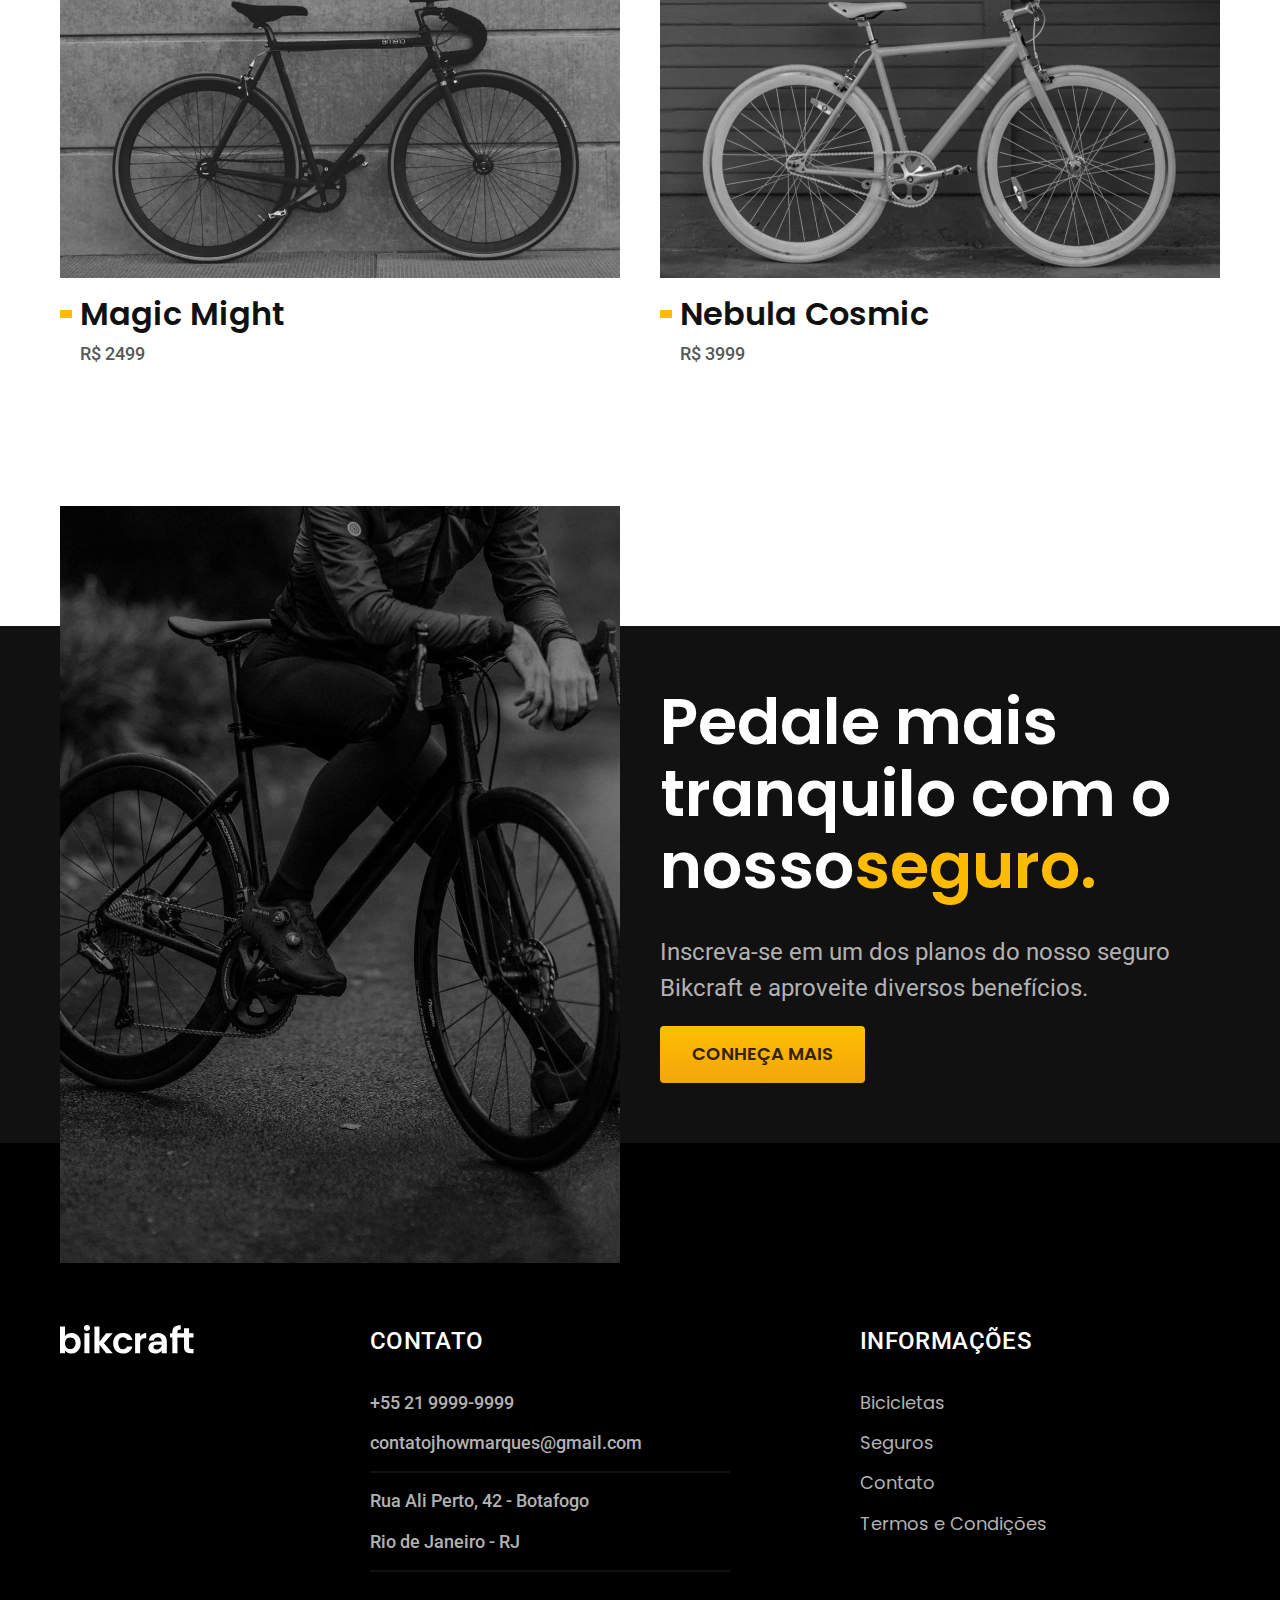
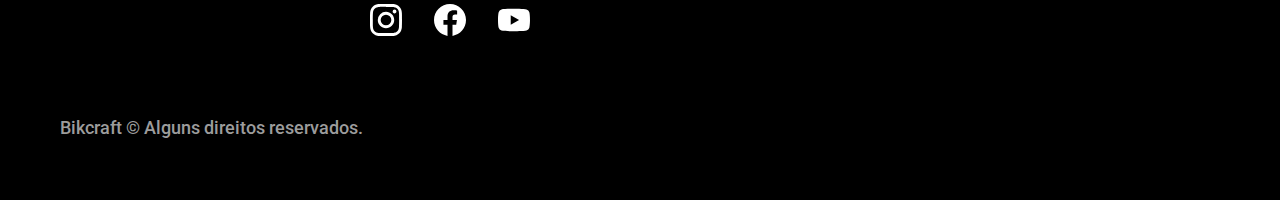
<file: bicicletas/nimbus.html>
<!DOCTYPE html>
<html lang="pt-BR">

<head>
  <meta charset="UTF-8">
  <meta http-equiv="X-UA-Compatible" content="IE=edge">
  <meta name="viewport" content="width=device-width, initial-scale=1.0">
  <title>Nimbus | Bikcraft</title>
  <meta name="description" content="">

  <link rel="icon" href="../favicon.svg" type="image/svg+xml">
  <link rel="preload" href="../css/style.min.css" as="style">
  <link rel="stylesheet" href="../css/style.min.css">

  <link rel="preconnect" href="https://fonts.googleapis.com">
  <link rel="preconnect" href="https://fonts.gstatic.com" crossorigin>
  <link href="https://fonts.googleapis.com/css2?family=Merriweather:ital,wght@1,900&family=Poppins:wght@400;600&family=Roboto:wght@400;500&display=swap" rel="stylesheet">
  <script>document.documentElement.classList.add('js')</script>
</head>

<body id="bike">
  <header class="header-bg">
    <div class="header container">
      <a href="../">
        <img src="../img/bikcraft.svg" width="136" height="32" alt="Bikcraft">
      </a>

      <nav aria-label="primaria">
        <ul class="header-menu font-1-m color-0">
          <li><a href="../bicicletas.html">Bicicletas</a></li>
          <li><a href="../seguros.html">Seguros</a></li>
          <li><a href="../contato.html">Contato</a></li>
        </ul>
      </nav>
    </div>
  </header>

  <main class="title-bg">
    <div>
      <div class="title container">
        <p class="font-2-xl color-5">R$ 4999</p>
        <h1 class="font-1-xxl color-0">Nimbus Stark<span class="color-p1">.</span></h1>
      </div>
    </div>

    <div class="bike container">
      <div class="bike-image">
        <img src="../img/bicicleta/nimbus1.jpg" width="1120" height="880" alt="Bicicleta 1">
        <img src="../img/bicicleta/nimbus2.jpg" width="1120" height="880" alt="Bicicleta 2">
        <img src="../img/bicicleta/nimbus3.jpg" width="1120" height="880" alt="Bicicleta 3">
      </div>

      <div class="bike-content">
        <p class="font-2-l color-5">A Nimbus Stark é a melhor Bikcraft já criada pela nossa equipe. Ela vem equipada com os melhores acessórios, o que garante maior velocidade.</p>

        <div class="buy-bike">
          <a class="button" href="../orcamento.html?tipo=bikcraft&produto=nimbus">Comprar Agora</a>
          <span class="font-2-xs color-6"><img src="../img/icones/entrega.svg" width="16" height="16" alt=""> entrega em 5 dias</span>
          <span class="font-2-xs color-6"><img src="../img/icones/estoque.svg" width="16" height="16" alt=""> 18 em estoque</span>
        </div>

        <h2 class="font-2-xs color-0">Informações</h2>
        <ul class="bike-infos">
          <li>
            <img src="../img/icones/eletrica.svg" width="32" height="32" alt="">
            <h3 class="font-1-m color-0">Motor Elétrico</h3>
            <p class="font-2-xs color-5">Permite você viajar distâncias inimaginaveis com a sua bike.</p>
          </li>
          <li>
            <img src="../img/icones/velocidade.svg" width="32" height="32" alt="">
            <h3 class="font-1-m color-0">50 km/h</h3>
            <p class="font-2-xs color-5">A mais rápida bicicleta elétrica disponível hoje no mercado.</p>
          </li>
          <li>
            <img src="../img/icones/rastreador.svg" width="32" height="32" alt="">
            <h3 class="font-1-m color-0">Rastreador</h3>
            <p class="font-2-xs color-5">Rastreador e sistema anti-furto para garantir o seu sossego.</p>
          </li>
          <li>
            <img src="../img/icones/carbono.svg" width="32" height="32" alt="">
            <h3 class="font-1-m color-0">Fibra de Carbono</h3>
            <p class="font-2-xs color-5">Maior proteção possível para a sua Bikcraft com fibra de carbono.</p>
          </li>
        </ul>
        <h2 class="font-2-xs color-0">Ficha técnica</h2>
        <ul class="bike-specification font-2-s color-5">
          <li>Peso <span>9kg</span></li>
          <li>Altura <span>60 cm</span></li>
          <li>Largura <span>120 cm</span></li>
          <li>Profundidade <span>10 cm</span></li>
          <li>Marchas <span>16</span></li>
          <li>Roda <span>29</span></li>
        </ul>
      </div>
    </div>
  </main>

  <article class="bikes-list container">
    <h2 class="container font-1-xxl">escolha a sua<span class="color-p1">.</span> </h2>

    <ul>
      <li>
        <a href="./magic.html">
          <img src="../img/bicicletas/magic.jpg" width="1120" height="680" alt="Bicicleta Preta">
          <h3 class="font-1-xl">Magic Might</h3>
          <span class="font-2-m color-8">R$ 2499</span>
        </a>
      </li>

      <li>
        <a href="./nebula.html">
          <img src="../img/bicicletas/nebula.jpg" width="1120" height="680" alt="Bicicleta Preta">
          <h3 class="font-1-xl">Nebula Cosmic</h3>
          <span class="font-2-m color-8">R$ 3999</span>
        </a>
      </li>

    </ul>
  </article>

  <article class="insurance-bg-bike">
    <div class="insurance-bike container">
      <div class="insurance-image">
        <img src="../img/fotos/seguros.jpg" width="1360" height="1512" alt="Pessoa parada em cima de uma bicicleta.">
      </div>
      <div class="insurance-content">
        <h2 class="font-1-xxl color-0">Pedale mais tranquilo com o nosso<span class="color-p1">seguro.</span></h2>
        <p class="font-2-l color-5">Inscreva-se em um dos planos do nosso seguro Bikcraft e aproveite diversos benefícios.</p>
        <a class="button" href="../seguros.html">Conheça Mais</a>
      </div>
    </div>
  </article>

  <footer class="footer-bg">
    <div class="footer container">
      <img src="../img/bikcraft.svg" width="136" height="32" alt="Bikcraft">
      <div class="footer-contact">
        <h3 class="font-2-l-b color-0">Contato</h3>
        <ul class="font-2-m color-5">
          <li><a href="tel:+552199999999">+55 21 9999-9999</a></li>
          <li><a href="mailto:contatojhowmarques@gmail.com">contatojhowmarques@gmail.com</a></li>
          <li>Rua Ali Perto, 42 - Botafogo</li>
          <li>Rio de Janeiro - RJ</li>
        </ul>
        <div class="footer-networks">
          <a href="../">
            <img src="../img/redes/instagram.svg" width="32" height="32" alt="Instagram">
          </a>
          <a href="../">
            <img src="../img/redes/facebook.svg" width="32" height="32" alt="Facebook">
          </a>
          <a href="../">
            <img src="../img/redes/youtube.svg" width="32" height="32" alt="Youtube">
          </a>
        </div>
      </div>
      <div class="footer-information">
        <h3 class="font-2-l-b color-0">Informações</h3>
        <nav>
          <ul class="font-1-m color-5">
            <li><a href="../bicicletas.html">Bicicletas</a></li>
            <li><a href="../seguros.html">Seguros</a></li>
            <li><a href="../contato.html">Contato</a></li>
            <li><a href="../termos.html">Termos e Condições</a></li>
          </ul>
        </nav>
      </div>
      <p class="footer-copy font-2-m color-6">Bikcraft © Alguns direitos reservados.</p>
    </div>
  </footer>

  <script src="../js/script.js"></script>
</body>

</html>
</file>
<file: css/style.min.css>
*{margin:0;padding:0;box-sizing:border-box;text-decoration:none}a{color:inherit}body{font-family:Arial,Helvetica,sans-serif;color:#111}img{max-width:100%;height:auto;display:block}img[src$=".jpeg"]{border-radius:4px}ul{list-style:none}.font-1-xs{font:400 0.75rem/1.35 Poppins,sans-serif}.font-2-xs{font:400 0.875rem/1.43 Roboto,sans-serif}.font-1-s{font:400 1rem/1.5 Poppins,sans-serif}.font-2-s{font:400 1rem/1.5 Roboto,sans-serif}.font-1-m,.font-1-m-b{font:400 1.125rem/1.35 Poppins,sans-serif}.font-1-m-b{font-weight:600}.font-2-m{font:500 1.125rem/1.35 Roboto,sans-serif}.font-1-l{font:400 1.5rem/1.5 Poppins,sans-serif}.font-2-l,.font-2-l-b{font:400 1.5rem/1.5 Roboto,sans-serif}.font-2-l-b{font-weight:500;letter-spacing:.015em;text-transform:uppercase}.font-1-xl{font:600 2rem/1.25 Poppins,sans-serif}.font-2-xl{font:500 2rem/1.25 Roboto,sans-serif}.font-1-xxl{font:600 4rem/1.125 Poppins,sans-serif}@media (max-width:1200px){.font-1-xxl{font-size:3rem}.font-2-l,.font-2-l-b{font-size:1.125rem}}@media (max-width:800px){.font-1-xxl{font-size:2rem}.font-1-xl,.font-2-xl{font-size:1.5rem}}:root{--color-0:#ffffff;--color-1:#f7f7f7;--color-2:#ededed;--color-3:#dedede;--color-4:#cccccc;--color-5:#b2b2b2;--color-6:#9c9c9c;--color-7:#717171;--color-8:#595959;--color-9:#404040;--color-10:#2e2e2e;--color-11:#111111;--color-12:#000000;--color-p1:#ffbb00;--color-p2:#e4a30b;--color-p3:#a66f00;--color-p4:#664400;--color-p5:#332200}.color-0{color:var(--color-0)}.color-1{color:var(--color-1)}.color-2{color:var(--color-2)}.color-3{color:var(--color-3)}.color-4{color:var(--color-4)}.color-5{color:var(--color-5)}.color-6{color:var(--color-6)}.color-7{color:var(--color-7)}.color-8{color:var(--color-8)}.color-9{color:var(--color-9)}.color-10{color:var(--color-10)}.color-11{color:var(--color-11)}.color-12{color:var(--color-12)}.color-p1{color:var(--color-p1)}.color-p2{color:var(--color-p2)}.color-p3{color:var(--color-p3)}.color-p4{color:var(--color-p4)}.color-p5{color:var(--color-p5)}.js .fadeInDown{transform:translate3d(0,-50px,0)}.js .fadeInUp{transform:translate3d(0,50px,0)}.js .fadeInRight{transform:translate3d(50px,0,0)}.js .fadeInLeft{transform:translate3d(-50px,0,0)}.js [data-anime]{opacity:0}.js .anime{opacity:1;transform:none;transition:transform .8s,opacity .8s}.header-bg{background-color:var(--color-12)}.header{display:flex;justify-content:space-between;align-items:center;flex-wrap:wrap;gap:20px;padding:20px 0}.header-menu{display:flex;flex-wrap:wrap;gap:40px}.header-menu a{display:inline-block;padding:16px 0;position:relative}.header-menu a:after{content:"";display:block;height:2px;width:0%;background:var(--color-0);margin-top:4px;transition:.3s;position:absolute}.header-menu a.activate::after,.header-menu a:hover::after{width:100%}@media (max-width:800px){.header-menu{gap:20px}.header-menu a{background:var(--color-11);padding:12px 16px;border-radius:4px}.header-menu a:hover{background-color:var(--color-10)}.header-menu a:after{display:none}}@media (max-width:400px){.header-menu{gap:12px}.header-menu a{padding:8px 12px;font-size:14px}}.footer-bg{background-color:var(--color-12)}.footer{display:grid;grid-template-columns:3fr 5fr 4fr;gap:40px;padding-top:60px;padding-bottom:60px}.footer h3{margin-bottom:32px}.footer-contact ul{margin-bottom:32px}.footer-contact li:nth-child(2n)::after{content:"";display:block;max-width:360px;height:2px;background:var(--color-11);margin-top:16px}.footer li{margin-bottom:16px}.footer-networks{display:flex;gap:32px}.footer a:hover{color:var(--color-0)}.footer-copy{grid-column:1/-1;margin-top:40px}@media (max-width:800px){.footer>img{display:none}.footer{grid-template-columns:1fr 1fr}}@media (max-width:600px){.footer{grid-template-columns:1fr;gap:60px}.footer-copy{margin-top:0}}.container{max-width:1200px;padding-left:20px;padding-right:20px;margin-left:auto;margin-right:auto}.button{display:inline-block;padding:16px 32px;background:linear-gradient(#ffbf00,#f2a50c);color:var(--color-p5);border-radius:4px;box-shadow:0 1px 2px rgba(0,0,0,.1);text-transform:uppercase;font:600 1.125rem/1.35 Poppins,sans-serif;max-width:max-content;border:none;cursor:pointer}.button:hover{background:linear-gradient(#ffb60d,#e59317)}.button.button-two{background:var(--color-10);color:var(--color-2)}.button.button-two:hover{background:var(--color-9)}.button.arrow{display:flex;align-items:center}.button.arrow::after{content:"";display:inline-block;width:18px;height:10px;margin-left:12px;background:url(../img/icones/seta.svg);transition:.2s}.button.arrow:hover::after{transform:translateX(4px)}@media (max-width:600px){.button{padding:12px 16px;font-size:1rem}}.link{display:inline-block;color:var(--color-p1);font:500 1.5rem/1.5 Poppins,sans-serif;text-transform:uppercase}.link::after{content:"";display:block;width:100%;height:4px;background-color:currentColor}.link:hover{color:var(--color-0)}.title-bg{padding-top:60px;padding-bottom:60px;background-color:var(--color-11)}.title{background:url(../img/dec/top-right.svg) no-repeat top right 20px}.title p{margin-bottom:4px}@media (max-width:800px){.title-bg{padding-top:40px;padding-bottom:40px}.title p{font-size:1rem;text-transform:lowercase;font-weight:400}}.form{display:grid;grid-template-columns:1fr 1fr;gap:20px}.form label{display:block;font:600 1rem/1.5 Poppins,sans-serif;margin-bottom:4px}.form .column-2{grid-column:span 2}.form input[type=email],.form input[type=text],.form textarea{font:400 1rem/1.5 Roboto,sans-serif;background:var(--color-1);border:1px solid var(--color-2);padding:12px;border-radius:4px;width:100%}.form input[type=email]:focus,.form input[type=text]:focus,.form textarea:focus{outline:0;border-color:var(--color-p1);background:var(--color-p);box-shadow:0 0 0 2px #fea}@media (max-width:600px){.form{grid-template-columns:1fr}.form .column-2{grid-column:1}}.introduction-bg{background:var(--color-12) url(../img/dec/bottom-left.svg) no-repeat bottom 160px left 20px;box-shadow:inset 0 -120px var(--color-0)}.introduction{display:grid;grid-template-columns:1fr 1fr;gap:0 40px}.introduction-content{align-self:end;padding-bottom:200px}.introduction img{width:100%;height:100%;object-fit:cover}.introduction h1{margin-bottom:32px}.introduction p{margin-bottom:20px}@media (max-width:1200px){.introduction h1{font-size:48px}.introduction p{font-size:18px}}@media (max-width:800px){.introduction-bg{background:var(--color-11);padding-top:40px;box-shadow:inset 0 -60px var(--color-0)}.introduction{grid-template-columns:1fr;gap:32px}.introduction-content{padding-bottom:0}.introduction h1{font-size:32px;margin-bottom:16px}.introduction img{height:300px;width:100%}}.technology-bg{background-color:var(--color-11);box-shadow:inset 0 80px var(--color-0),inset 0 -80px var(--color-0)}.technology{display:grid;grid-template-columns:1fr 1fr;gap:40px}.technology-image img{width:100%;height:100%;object-fit:cover;object-position:left}.technology-content{padding-top:160px;padding-bottom:160px}.technology-content>span{display:block;margin-bottom:20px}.technology-content h2{margin-bottom:32px}.technology-content>p{margin-bottom:20px}.technology a{margin-bottom:80px}.technology-advantages{display:flex;gap:40px}.technology-advantages h3{margin-bottom:8px;width:max-content}.technology-advantages img{width:24px;margin-bottom:8px}@media (max-width:800px){.technology-bg{box-shadow:none}.technology{grid-template-columns:1fr}.technology-content{padding-top:60px;padding-bottom:60px}.technology-image{display:none}.technology a{margin-bottom:60px}}@media (max-width:600px){.technology-advantages{flex-direction:column}}.partners{padding-top:60px;padding-bottom:120px}.partners h2{margin-bottom:60px}.partners ul{display:grid;grid-template-columns:repeat(4,1fr);max-width:1400px;margin:0 auto;padding:0 20px}.partners li{display:flex;padding:32px;border-left:2px solid var(--color-2)}.partners img{margin:auto}.partners li:first-child,.partners li:nth-child(5){border-left:none}.partners li:nth-child(n+5){border-top:2px solid var(--color-2)}@media (max-width:800px){.partners{padding-bottom:60px}.partners li{padding:20px}.partners h2{margin-bottom:20px}.partners ul{grid-template-columns:repeat(2,1fr)}.partners li:nth-child(n+3){border-top:2px solid var(--color-2)}.partners li:nth-child(odd){border-left:none}}.brief{display:grid;grid-template-columns:1fr 1fr;background-color:var(--color-p1);overflow:hidden}.brief img{width:100%;height:100%;object-fit:cover;border-radius:0}.brief-content{padding:40px 40px 80px 80px;align-self:end;background:url(../img/dec/bottom-right.svg) no-repeat bottom 40px right 40px}.brief-content p{max-width:32ch;font-family:Merriweather,serif;font-style:italic;font-weight:900;margin-bottom:32px;position:relative}.brief p::after,.brief p::before{font-size:5rem;color:var(--color-p2);position:absolute}.brief p::before{content:"“";left:-50px;top:-20px}.brief p::after{content:"”"}@media (min-width:1200px){.brief img{max-height:600px}}@media (max-width:800px){.brief{grid-template-columns:1fr;text-align:center}.brief img{max-height:200px}.brief-content{padding:40px 20px;justify-self:center}}.bikes-list{padding-top:60px;padding-bottom:120px}.bikes-list h2{margin-bottom:40px}.bikes-list ul{display:flex;gap:40px;padding:0 20px 20px 20px;max-width:1400px;margin:0 auto;overflow-x:auto}#bike .bikes-list ul{padding:0 0 20px 0}.bikes-list li{min-width:280px}.bikes-list a{display:block}.bikes-list img{margin-bottom:16px}.bikes-list h3{margin-bottom:8px;display:flex;align-items:center}.bikes-list h3::before{content:"";display:inline-block;height:8px;width:12px;margin-right:8px;background-color:var(--color-p1);transition:width .2s}.bikes-list a:hover h3::before{width:24px}.bikes-list li span{padding-left:20px}@media (max-width:800px){.bikes-list{padding-bottom:60px}.bikes-list ul{gap:20px}}.bikes-bg{background:linear-gradient(to right,var(--color-0) 30%,var(--color-11) 0)}.bikes{display:grid;grid-template-columns:1fr 1fr;gap:40px;padding-top:60px;padding-bottom:60px;background:url(../img/dec/top-right.svg) no-repeat top 40px right 20px}.bikes-image{position:relative}.bikes-image span{display:inline-block;background:var(--color-12);padding:8px 16px 8px 8px;position:absolute;top:20px;right:0;border-radius:4px 0 0 4px}.bikes-content{display:grid;grid-template-columns:1fr auto;align-content:start}.bikes h2,.bikes p{grid-column:1/-1}.bikes h2{margin-bottom:20px}.bikes h2::before{content:"";display:block;width:12px;height:8px;background-color:var(--color-p1);margin-bottom:8px}.bikes p{margin-bottom:32px}.bikes a{place-self:end}.bikes li{display:flex;align-items:center}.bikes ul{display:grid;gap:16px}.bikes-content img{width:24px;margin-right:8px}@media (max-width:800px){.bikes-bg{background:var(--color-11)}.bikes{grid-template-columns:1fr;gap:20px;padding-top:40px;padding-bottom:40px}}@media (max-width:600px){.bikes-content{grid-template-columns:1fr}.bikes ul{font-size:1rem;margin-bottom:32px;grid-template-columns:1fr 1fr}.bikes a{place-self:start}}.bike{display:grid;grid-template-columns:1fr 1fr;align-items:start;gap:40px;padding-top:60px;padding-bottom:60px}#bike .title p{text-transform:uppercase}.bike-image{display:flex;flex-wrap:wrap;gap:20px}.bike-image img{flex:1;min-width:200px}.bike-image img:first-child{min-width:100%}.bike-content>p{margin-bottom:32px}.buy-bike{display:grid;grid-template-columns:max-content auto;align-items:center;justify-items:start;gap:8px 12px;margin-bottom:40px}.buy-bike a{grid-row:span 2}.buy-bike span{display:flex;align-items:center;background-color:var(--color-12);gap:8px;padding:4px 8px;border-radius:4px}.bike-content h2{text-transform:uppercase;letter-spacing:.15em;margin-bottom:12px}.bike-infos,.bike-specification{padding:32px;background-color:var(--color-12);border-radius:4px}.bike-infos{margin-bottom:40px;display:grid;grid-template-columns:1fr 1fr;gap:32px}.bike-infos img{width:24px;margin-bottom:8px}.bike-infos h3{margin-bottom:8px}.bike-specification li{padding:4px 0;display:flex;justify-content:space-between;border-bottom:1px solid var(--color-11)}.bike-specification li:last-child{border-bottom:none}.bike-specification span{color:var(--color-6)}@media (max-width:800px){.bike{grid-template-columns:1fr;padding-top:40px;padding-bottom:40px}.bike-image{grid-row:2}}@media (max-width:400px){.bike-infos{grid-template-columns:1fr}.buy-bike{grid-template-columns:1fr}}.insurance-bg-bike{background-color:var(--color-11);box-shadow:inset 0 120px var(--color-0),inset 0 -120px var(--color-12)}.insurance-bike{display:grid;grid-template-columns:1fr 1fr;gap:40px}.insurance-image img{width:100%;height:100%;object-fit:cover}.insurance-content{padding-top:180px;padding-bottom:180px}.insurance-bike h2{margin-bottom:32px}.insurance-bike p{margin-bottom:20px}@media (max-width:800px){.insurance-bg-bike{box-shadow:inset 0 -60px var(--color-12)}.insurance-bike{grid-template-columns:1fr}.insurance-image{height:500px}.insurance-content{grid-row:1;padding-top:40px;padding-bottom:0}}.insurance-bg{background:var(--color-11)}.insurance{padding-top:60px;padding-bottom:60px;display:grid;grid-template-columns:1fr 1fr;gap:40px;align-items:center}#insurance .insurance{padding-top:0}.insurance h2{grid-column:1/-1}.insurance-items{background-color:var(--color-12);padding:32px 32px 32px 60px;display:grid;grid-template-columns:1fr auto;border-radius:4px}.insurance-items h3{margin-bottom:40px;text-transform:uppercase}.insurance-items span{grid-column:2;display:block;text-align:right}.insurance-items ul{grid-column:1/-1;margin-bottom:32px}.insurance-items li{display:flex;align-items:center;position:relative}.insurance-items li+li{margin-top:20px}.insurance-items li::before{content:"";display:inline-block;width:13px;height:9px;background-image:url("../img/icones/lista.svg");position:absolute;left:-21px}.insurance-items a{grid-column:1/-1}@media (max-width:800px){.insurance{grid-template-columns:1fr}}.advantage-bg{background:var(--color-12)}.advantage{padding-top:120px;padding-bottom:120px}.advantage h2{margin-bottom:60px}.advantage ul{display:grid;grid-template-columns:repeat(auto-fit,minmax(280px,max-content));gap:40px 80px}.advantage h3,.advantage img{margin-bottom:8px}@media (max-width:800px){.advantage{padding-top:60px;padding-top:60px}.advantage h2{margin-bottom:40px}.advantage ul{gap:20px}}.questions{padding-top:120px;padding-bottom:120px}.questions h2{margin-bottom:60px}.questions dl>div{padding:20px;border-radius:4px}.questions dl>div:nth-child(odd){background-color:var(--color-1)}.questions button{display:grid;grid-template-columns:auto 1fr auto;align-items:center;gap:8px;cursor:pointer;border:none;background:0 0;width:100%;text-align:left}.questions button::before{content:"";display:inline-block;width:12px;height:8px;background-color:var(--color-p1)}.questions button::after{content:"";display:inline-block;width:14px;height:6px;background:url(../img/icones/seta-abrir.svg);transition:.3s}.questions button:hover::after,.questions button[aria-expanded=true]::after{transform:rotate(180deg)}.js .questions dd{display:none}.js .questions dd.active{display:block}.questions dd{padding-left:20px;padding-top:16px;max-width:80ch}@media (max-width:800px){.questions{padding-top:60px;padding-bottom:60px}.questions h2{margin-bottom:40px}}#contact{background:linear-gradient(var(--color-11) 600px,var(--color-1) 0)}.contact{display:grid;grid-template-columns:5fr 7fr}.contact-details,.contact-form{padding:60px;box-shadow:0 1px 2px rgba(0,0,0,.1)}.contact-details{border-radius:5px 0 0 5px;background:var(--color-12) url(../img/dec/bottom-left.svg) no-repeat bottom 20px left 20px}.contact-form{border-radius:0 5px 5px 0;background:var(--color-0) url(../img/dec/bottom-right.svg) no-repeat bottom 20px right 20px}.contact-details h2{margin-bottom:60px}.contact-address{margin-bottom:32px;padding-left:28px;background:url(../img/icones/local.svg) no-repeat 0 2px}.contact-address p{margin-bottom:8px}.means-of-contact a{display:block;max-width:max-content;margin-bottom:8px;padding-left:28px}.means-of-contact a:hover{color:var(--color-0)}.means-of-contact a:first-child{background:url(../img/icones/email.svg) no-repeat 0 2px}.means-of-contact a:nth-child(2){margin-bottom:32px}.means-of-contact a:nth-child(3){background:url(../img/icones/telefone.svg) no-repeat 0 2px;margin-bottom:60px}.contact-networks{display:flex;gap:32px;padding-left:28px}@media (max-width:800px){.contact{grid-template-columns:1fr}.contact-details,.contact-form{padding:20px}.contact-details{border-radius:5px 5px 0 0;background:var(--color-12)}.contact-form{border-radius:0 0 5px 5px}.contact-details h2,.means-of-contact a:nth-child(3){margin-bottom:32px}.means-of-contact{margin-bottom:12px}}.shop{display:grid;grid-template-columns:1fr 1fr;gap:0 40px;padding-top:120px;padding-bottom:120px}.shop h2{grid-column:1/-1;margin-bottom:60px}.shop img{border-radius:4px 4px 0 0}.shop-items{border-radius:4px;background:var(--color-0);box-shadow:0 1px 2px rgba(0,0,0,.1)}.shop-content{display:grid;grid-template-columns:1fr 1fr;gap:32px 16px;padding:32px}.shop-content h3,.shop-time{grid-column:1/-1}.shop-content h3{display:flex;align-items:center}.shop-content h3::before{content:"";display:inline-block;height:8px;width:12px;margin-right:8px;background-color:var(--color-p1)}.shop-info{display:grid;gap:8px;border-left:2px solid var(--color-2);padding-left:12px}.shop-time{display:flex;align-items:center;gap:8px}@media (max-width:800px){.shop{gap:20px;padding-top:60px;padding-bottom:60px}.shop h2{margin-bottom:32px}.shop-content{grid-template-columns:1fr}}@media (max-width:600px){.shop{grid-template-columns:1fr}}#budget{background:linear-gradient(var(--color-11) 600px,var(--color-1) 0)}.budget{display:grid;grid-template-columns:5fr 7fr;padding-bottom:120px}.budget h2{text-transform:uppercase;position:relative;display:flex;align-items:center}.budget h2::before{content:"";display:inline-block;height:8px;width:4px;background-color:var(--color-p1);position:absolute;left:-12px}.budget-info,.budget-product{padding:60px;box-shadow:0 1px 2px rgba(0,0,0,.1)}.budget-product{border-radius:5px 0 0 5px;background:var(--color-12) url(../img/dec/bottom-left.svg) no-repeat bottom 20px left 20px;display:grid;grid-template-columns:1fr 1fr;align-content:start;gap:20px}.budget-product>*{grid-column:1/-1}.budget-product>label{grid-column:initial}.budget-product label{font:400 1rem/1.5 Poppins,sans-serif;color:var(--color-4);background-color:var(--color-10);padding:12px 16px;border-radius:4px;cursor:pointer;display:grid;grid-template-columns:auto 1fr auto;align-items:center;border:1px solid var(--color-10)}.budget-product input:checked+label{background:var(--color-0);color:var(--color-11)}.budget-product label::before{content:"";display:inline-block;width:12px;height:12px;border:1px solid var(--color-6);border-radius:50%;margin-right:8px}.budget-product input:checked+label::before{border-color:var(--color-7);box-shadow:inset 0 0 0 3px var(--color-0),inset 0 0 0 6px var(--color-7)}.budget-product label:hover{background-color:var(--color-9);border-color:var(--color-9)}.budget-product input:focus+label{box-shadow:0 0 0 2px var(--color-p1);border-color:var(--color-12)}.budget-product label span{display:none}.budget-product input:checked+label span{display:inline-block}.budget-product input{opacity:0;position:absolute;pointer-events:none}.budget-info{border-radius:0 5px 5px 0;background:var(--color-0) url(../img/dec/bottom-right.svg) no-repeat bottom 20px right 20px}.budget-content{display:none}.budget-content h2,.budget-info h2:nth-of-type(n+2){margin-top:20px}#bikcraft:checked~#budget-bikcraft,#insurance:checked~#budget-insurance{display:grid;gap:20px}.budget-details{display:none;background:var(--color-0);padding:20px;grid-template-columns:1fr 1fr;border-radius:4px;align-items:center}.budget-details li{display:flex;align-items:center;margin-bottom:8px}.budget-details img{border-radius:4px}.budget-details li img{width:16px;margin-right:8px}.budget-product input:checked+label+.budget-details{display:grid}@media (max-width:1200px){.budget-info,.budget-product{padding:32px}}@media (max-width:800px){.budget{grid-template-columns:1fr}.budget-product{border-radius:5px 5px 0 0;background:var(--color-12)}.budget-info{border-radius:0 0 5px 5px}}@media (max-width:400px){.budget-product{grid-template-columns:1fr}}.terms{padding-top:80px;padding-bottom:80px}.terms h2{font-weight:600;margin-bottom:20px}.terms p+h2{margin-top:40px}.terms p{max-width:75ch;margin-bottom:24px}
</file>
